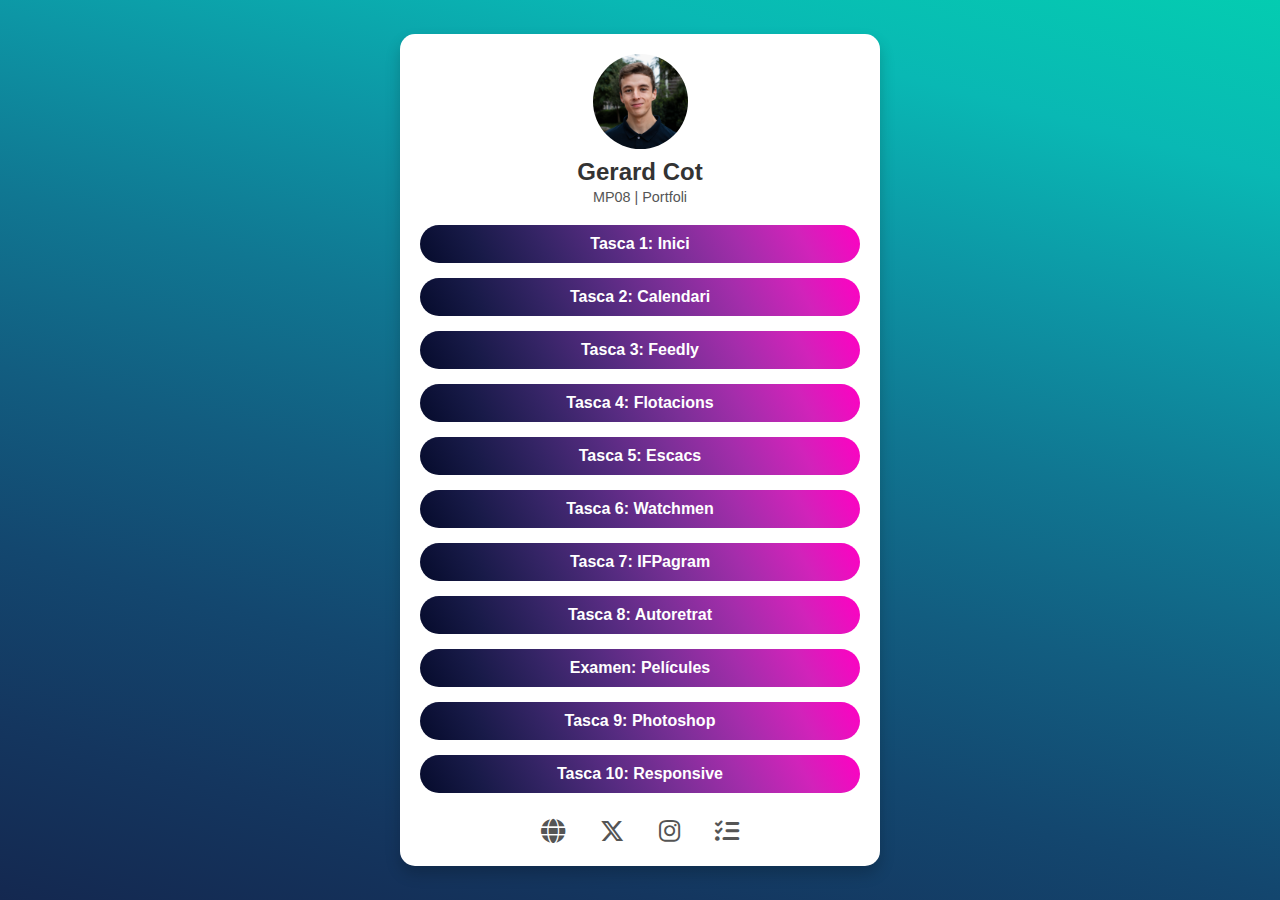
<file: index.html>
<!DOCTYPE html>
<html lang="es">
<head>
  <meta charset="UTF-8">
  <meta name="viewport" content="width=device-width, initial-scale=1.0, user-scalable=no">
  <title>Portfoli</title>

  <meta name="theme-color" content="#74AA9C">
  <meta name="msapplication-navbutton-color" content="#74AA9C">
  <meta name="apple-mobile-web-app-capable" content="yes">
  <meta name="apple-mobile-web-app-status-bar-style" content="#74AA9C">

  <link rel="icon" sizes="192x192" href="img/icon.png">
  <link rel="icon" sizes="512x512" href="img/icon.png">
  <link rel="apple-touch-icon" href="img/icon.png">

  <link href="https://cdnjs.cloudflare.com/ajax/libs/font-awesome/6.5.1/css/all.min.css" rel="stylesheet">
  <link rel="stylesheet" href="styles.css">
  
</head>
<body>

  <div class="container">

    <!-- Secció del perfil -->
    <div class="profile">
      <img src="img/Foto-de-Perfil.jpg" alt="Foto de perfil" class="profile-img">
      <h1 class="name">Gerard Cot</h1>
      <p class="description">MP08 | Portfoli</p>
    </div>

    <!-- Secció dels enllaços -->

    <div class="links">
      <a href="MP08UF1001_cotG_inici/cotG.html" class="link">Tasca 1: Inici</a>
      <a href="MP08UF1002_cotG_calendari/calendari + css.html" class="link">Tasca 2: Calendari</a>
      <a href="MP08UF1003_cotG_feedly/index.html" class="link">Tasca 3: Feedly</a>
      <a href="MP08UF1004_cotG_flotacions/index.html" class="link">Tasca 4: Flotacions</a>
      <a href="MP08UF1005_cotG_escacs/index.html" class="link">Tasca 5: Escacs</a>
      <a href="MP08UF1006_cotG_watchmen/index.html" class="link">Tasca 6: Watchmen</a>
      <a href="MP08UF1007_cotG_ifpagram/index.html" class="link">Tasca 7: IFPagram</a>
      <a href="MP08UF1008_cotG_careta/index.html" class="link">Tasca 8: Autoretrat</a>
      <a href="MP08UF1E01_cotG_pelis/index.html" class="link">Examen: Películes</a>
      <a href="MP08UF2002_cotG_photoshop/index.html" class="link">Tasca 9: Photoshop</a>
      <a href="MP08UF2003_cotG_responsive/index.html" class="link">Tasca 10: Responsive</a>
    </div>

    <!-- Icones xarxes socials -->

    <div class="social-links">
      <a href="https://agora.xtec.cat/ifp-alguero/" class="social-icon"><i class="fa-solid fa-globe"></i></a>
      <a href="https://x.com/ifp_alguero" class="social-icon"><i class="fa-brands fa-x-twitter"></i></a>
      <a href="https://www.instagram.com/ifp_alguero/" class="social-icon"><i class="fab fa-instagram"></i></a>
      <a href="https://educaciodigital.cat/ifp-alguero/moodle/" class="social-icon"><i class="fa-solid fa-list-check"></i></a>
    </div>
  </div>
  
</body>
</html>
</file>
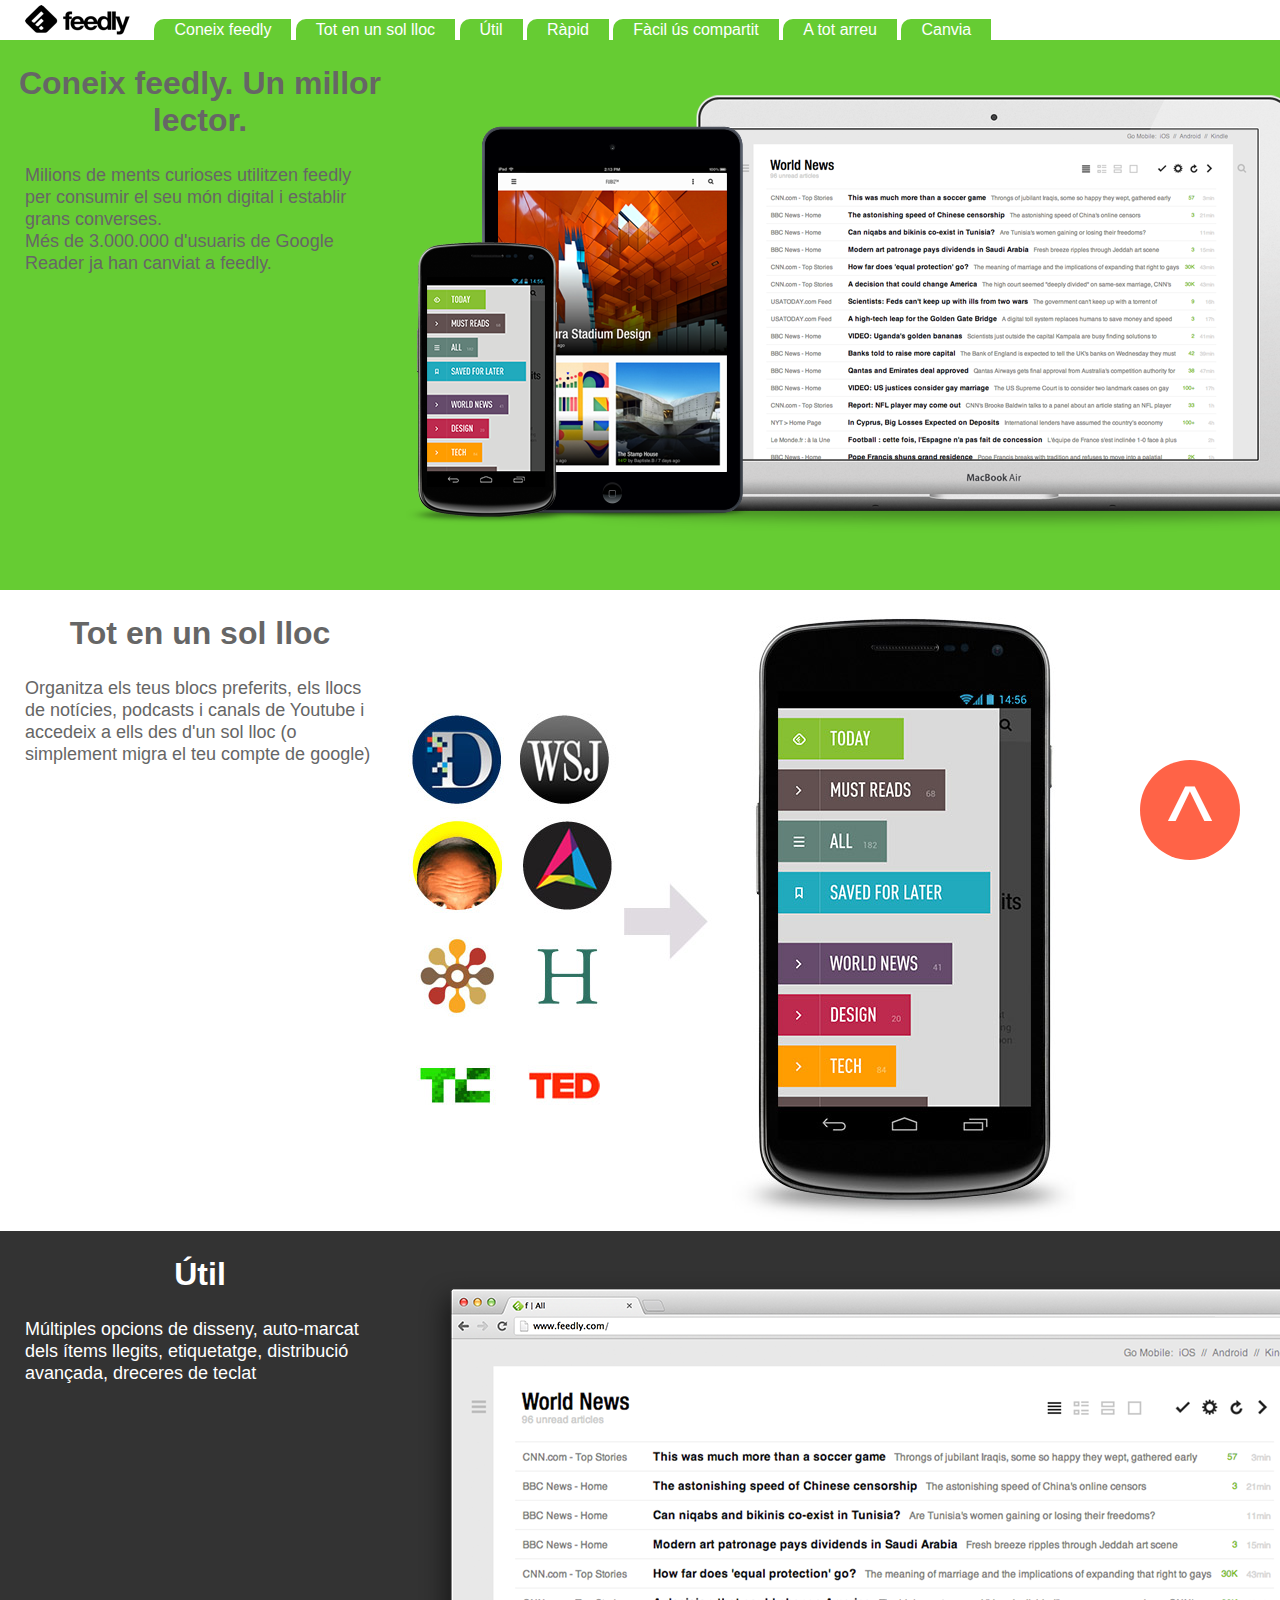
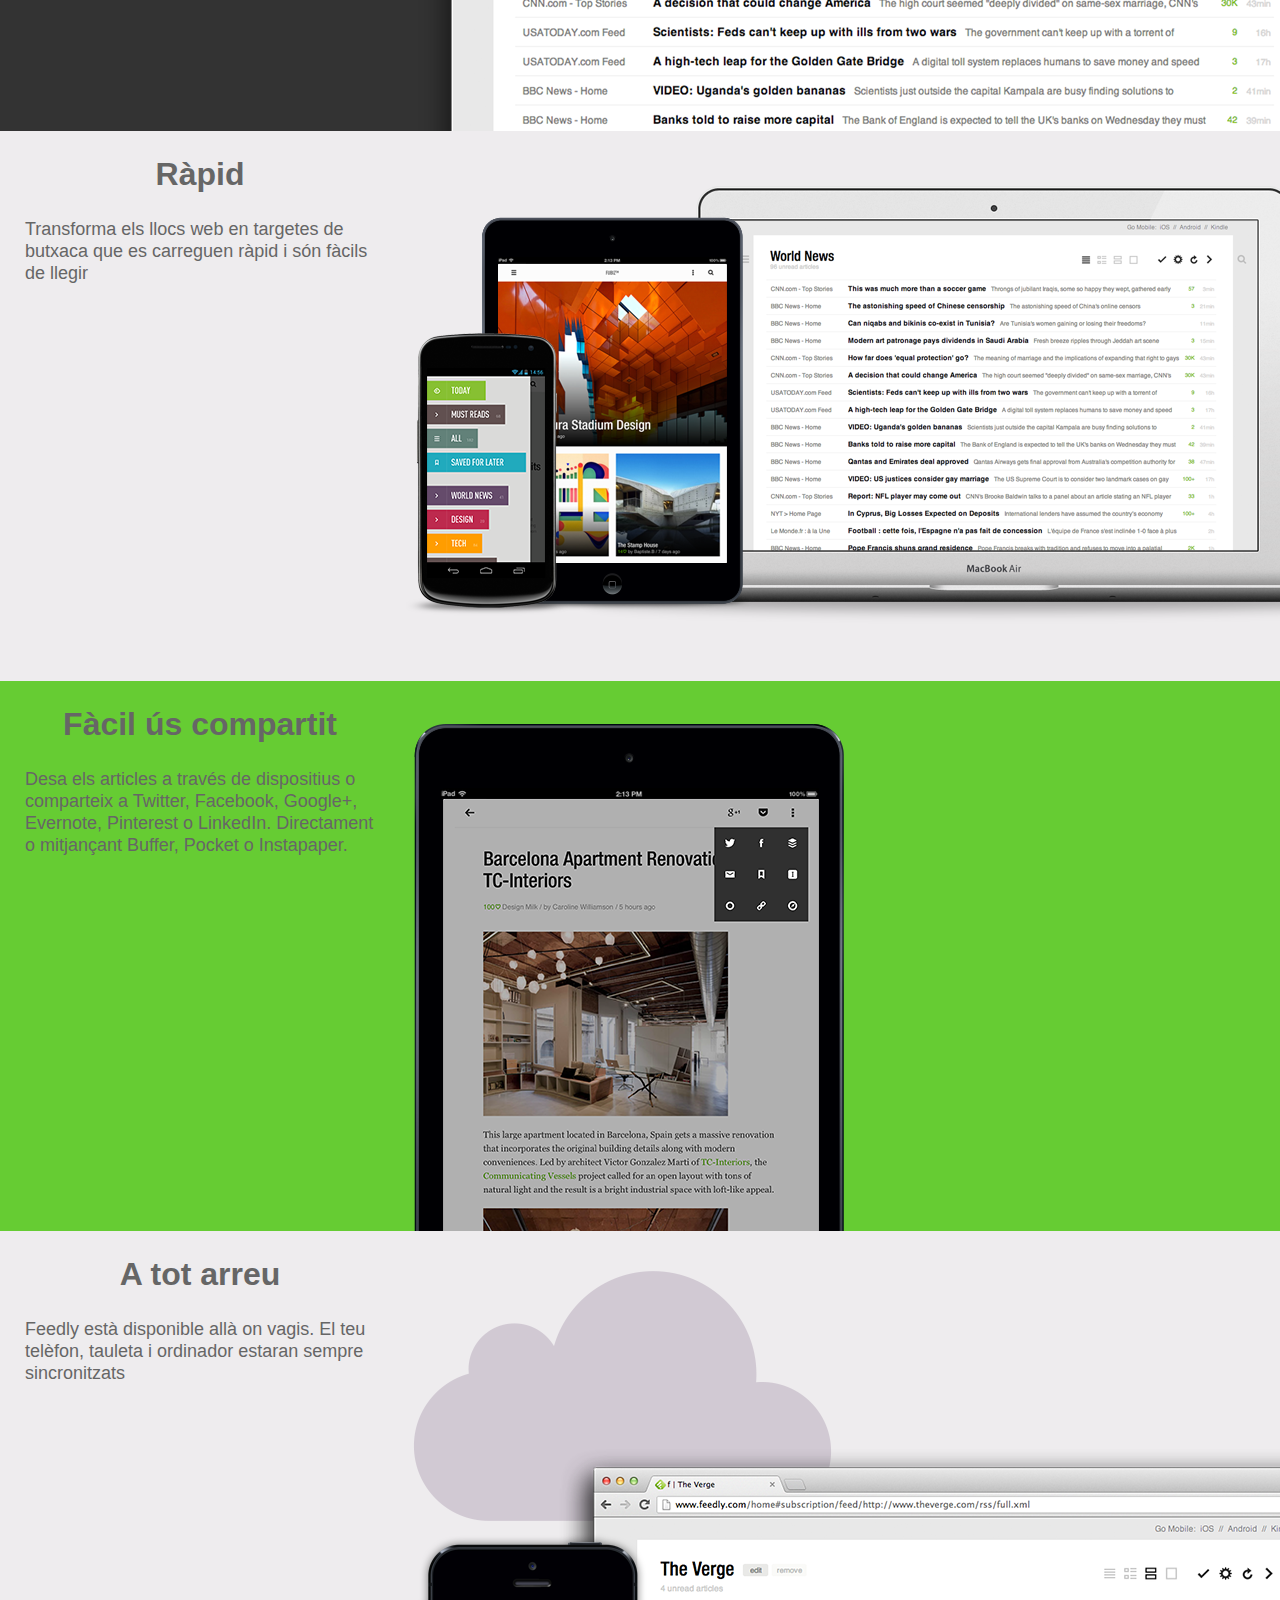
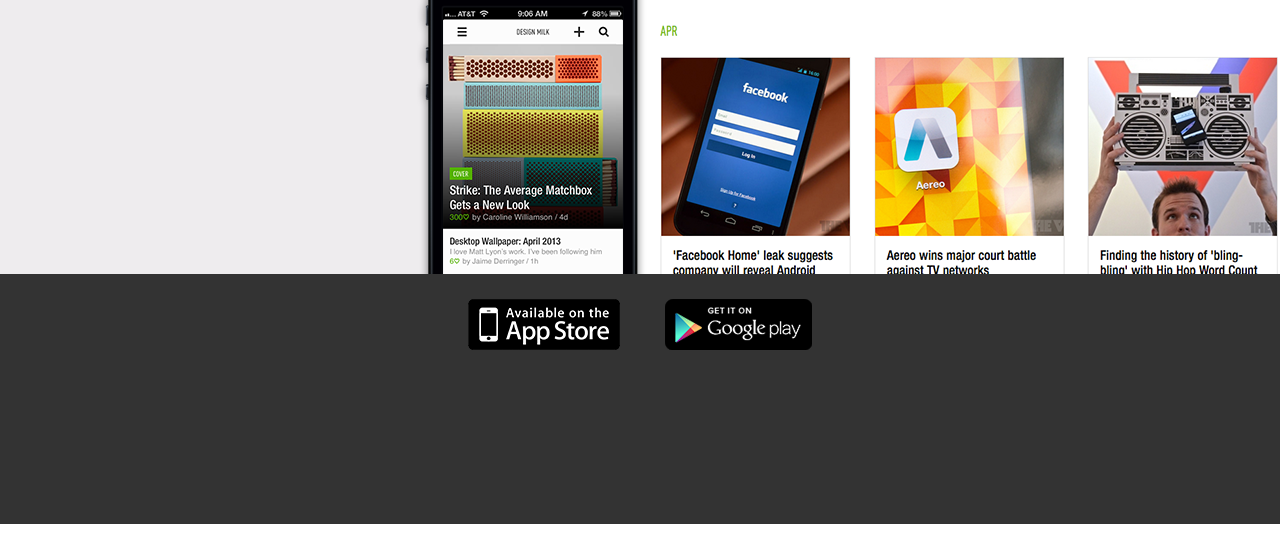
<file: MP08UF1003_cotG_feedly/index.html>
<!DOCTYPE html>
<html lang="en">
<head>
    <meta charset="UTF-8">
    <meta name="viewport" content="width=device-width, initial-scale=1.0">
    <title>Feedly</title>
    <style>
        body {
            margin: 0;
            padding: 0;
            position: relative;
            color: #666;
            font-family: Helvetica;
            overflow-x: hidden;
        }

        .clar {
            color: #ccc;
        }

        h1 {
            margin: 0px;
            padding: 25px 0px;
            margin: 0px 0px 0px 0px;
            text-align: center;
            width: 400px;
        }

        p{
            margin: 0px;
            padding: 0px 25px; 
            font-size: 1.125rem;
            line-height: 1.375rem;
            width: 350px;
        }

        .navegacio {
            background-color: #FFF;
        }

        .coneix {
            height: 550px;
            background-image: url(img/img-hero-full-list.png);
            background-repeat: no-repeat;
            background-position: 400px 25px;
        }

        .tot {
            height: 641px;
            background-color: #FFF ;
            background-image: url(img/allinone.jpg);
            background-repeat: no-repeat;
            background-position: 400px 11px;
        }

        .util {
            height: 500px;
            background-color: #333;
            background-image: url(img/curator-short.png);
            background-repeat: no-repeat;
            background-position: 400px 25px;
            color: #FFF;
        }
        
        .rapid {
            height: 550px;
            background-color: #eeecee;
            background-image: url(img/img-hero-full-list.png);
            background-repeat: no-repeat;
            background-position: 400px 25px;  
        }

        .facil {
            height: 550px;
            background-color: #6c3;
            background-image: url(img/mobile-share.png);
            background-repeat: no-repeat;
            background-position: 400px 25px;
        }

        .arreu {
            height: 643px;
            background-color: #eeecee;
            background-image: url(img/anywhere.png);
            background-repeat: no-repeat;
            background-position: 400px 25px;
        }

        ul {
            padding: 5px;
            margin: 0;
        }

        li {
            display: inline;
            padding: 0 0 0 0;
        }

        .descarrega {
            height: 200px;
            background-color: #333;
            text-align: center;
            padding: 25px;           
        }

        a:link {
            color: #FFF;
            text-decoration: none;
            background-color: #6c3;
            padding: 2px 20px;
            border-radius: 10px 0 0 0;
            
        }

        a:hover {
            background-color: red;
        }

        .sensestil {
            background-color: transparent;
        }

        .sensestil:link {
            background-color: transparent;
        }

        .tornar {
            width: 100px;
            height: 100px;
            background-color: tomato;
            border-radius: 50px;
            text-align: center;
            color: #FFF;
            font-size: 6rem;
            line-height: 7.5rem;
            position: fixed;
            right: 40px;
            bottom: 40px;
        }

        @media screen and (min-width: 480px) {

                body {
                    overflow-x: hidden;
                }

                .navegacio {
                    height: 40px;
                }
                
                .coneix, .facil {
                    background-color: #6c3;
                }

                a:link {
                    background-color: #6c3;
                    border-radius: 10px 0 0 0;
                    padding: 2px 20px;
                    color: #FFF;
                }

                li {
                    display: inline;
                }
        }

        @media screen and (max-width: 480px) {

                body {
                    overflow-x: hidden;
                }

                .coneix, .facil {
                    background-color: red;
                }

                a:link {
                    background-color: red;
                    border-radius: 0px;
                    padding: 0px;
                    color: white;
                }

                a:visited {
                    color: white;
                }

                li:hover {
                    background-color: tomato;
                }

                li {
                    display: block;
                    background: red;
                    margin: 1px 0;
                    padding: 5px;
                    text-align: center;
                }

                ul {
                    padding: 0;
                }

                .coneix, .tot, .util, .rapid, .facil, .arreu, .descarrega {
                    background-position: 0px 300px;
                    background-size: 100vw;

                }
        }


    </style>
</head>
<body>
    <div class="navegacio" id="inici">
        <ul>
            <a href="#inici" style="background-color: white;"><li style="background-color: white;"><img src="img/feedly-logo-small-black.png" alt=""></li></a>
            <a href="#coneix"><li>Coneix feedly</li></a>
            <a href="#tot"><li>Tot en un sol lloc</li></a>
            <a href="#util"><li>Útil</li></a>
            <a href="#rapid"><li>Ràpid</li></a>
            <a href="#facil"><li>Fàcil ús compartit</li></a>
            <a href="#arreu"><li>A tot arreu</li></a>
            <a href="#descarrega"><li>Canvia</li></a>
        </ul>
        
    </div>
        
    <div class="coneix" id="coneix">
        <h1>Coneix feedly. Un millor lector.</h1>
        <p>Milions de ments curioses utilitzen feedly per consumir el seu món digital i establir grans converses.</p> 
        <p>Més de 3.000.000 d'usuaris de Google Reader ja han canviat a feedly.</p>
    </div>

    <div class="tot" id="tot">
        <h1>Tot en un sol lloc</h1>
        <p>Organitza els teus blocs preferits, els llocs de notícies, podcasts i canals de Youtube i accedeix a ells des d'un sol lloc (o simplement migra el teu compte de google)</p>
    </div>

    <div class="util" id="util">
        <h1>Útil</h1>
        <p>Múltiples opcions de disseny, auto-marcat dels ítems llegits, etiquetatge, distribució avançada, dreceres de teclat</p>
    </div>
    <div class="rapid" id="rapid">
        <h1>Ràpid</h1>
        <p>Transforma els llocs web en targetes de butxaca que es carreguen ràpid i són fàcils de llegir</p>
    </div>
    <div class="facil" id="facil">
        <h1>Fàcil ús compartit</h1>
        <p>Desa els articles a través de dispositius o comparteix a Twitter, Facebook, Google+, Evernote, Pinterest o LinkedIn. Directament o mitjançant Buffer, Pocket o Instapaper.</p>
    </div>
    <div class="arreu" id="arreu">
        <h1>A tot arreu</h1>
        <p>Feedly està disponible allà on vagis. El teu telèfon, tauleta i ordinador estaran sempre sincronitzats
        </p>
    </div>
    <div class="descarrega" id="descarrega">
        <a class="sensestil" href="https://apps.apple.com/es/app/feedly-smart-news-reader/id396069556" target="_blank"><img src="img/appstore.png" alt=""></a>
        <a class="sensestil" href="https://play.google.com/store/apps/details?id=com.devhd.feedly&hl=ca&pli=1" target="_blank"><img src="img/googleplay.png" alt=""></a>
    </div>

    <a class="sensestil" href="#inici"><div class="tornar">^</div></a>

</body>
</html>

<!--
contingut
    width
    height

margin
    margin-top
    margin-right
    margin-bottom
    margin-left

border
    border-top
    border-right
    border-bottom
    border-left

padding
    padding-top
    padding-right
    padding-bottom
    padding-left

block
    div
    table
    p
    h1
    h2
    h3
    h4
    h5
    h6
    ul
    ol
    dl

inline
    b
    s
    u
    a
    i
    span

HTML
a
a href
a name
a target

CSS (pseudoclasses)
4 estats d'enllaços
a:link = a
a:hover = quan passem per sobre
a:active = quan cliquem
a:visited = quan l'hem visitat


-->
</file>
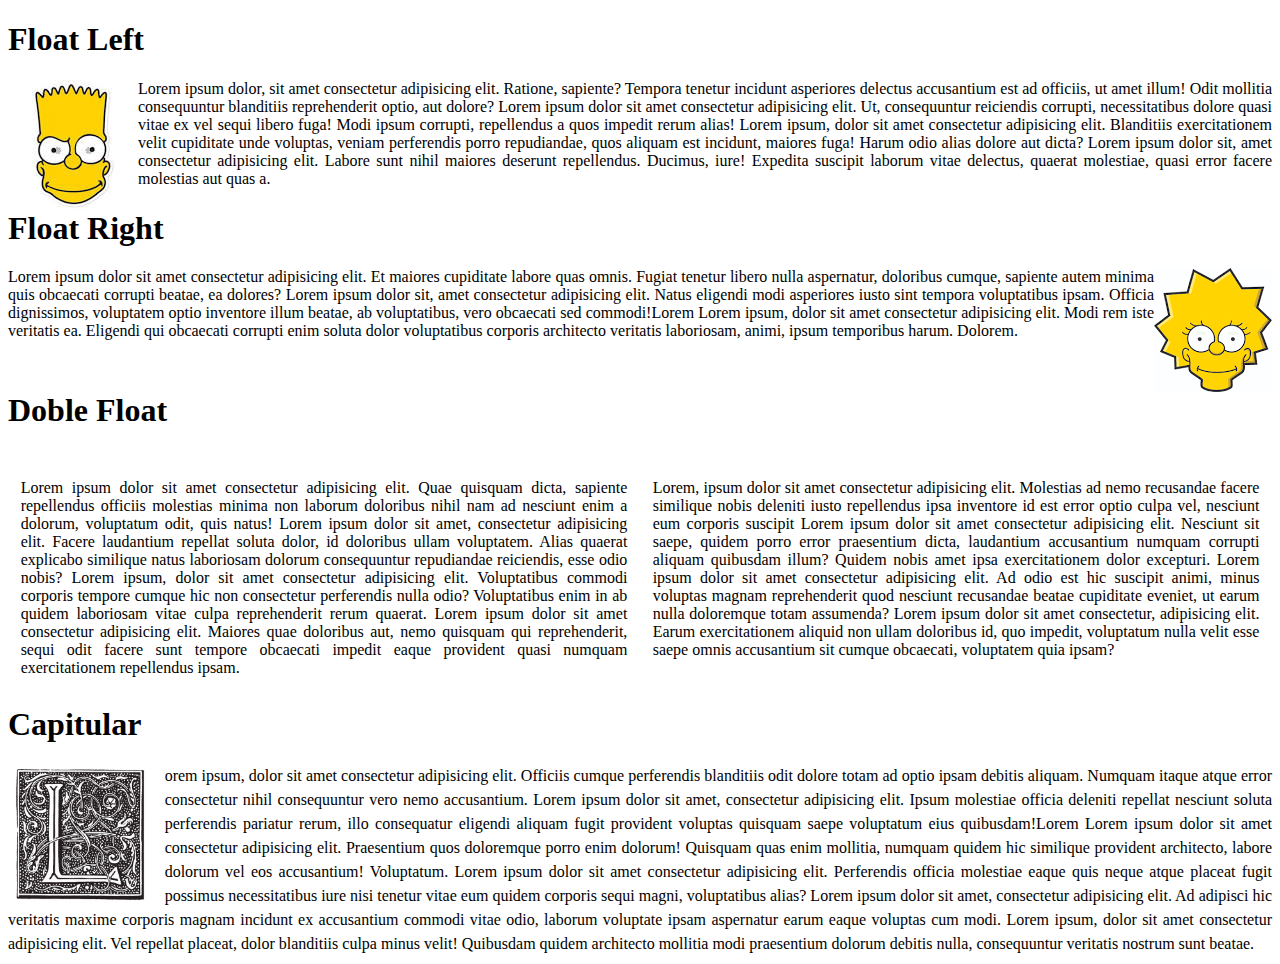
<file: MP08UF1004_cotG_flotacions/index.html>
<!DOCTYPE html>
<html lang="en">
<head>
    <meta charset="UTF-8">
    <meta name="viewport" content="width=device-width, initial-scale=1.0">
    <title>Float</title>
    <style>
        img {
            float: none;
        }

        .left img {
            float: left;
        }

        .right img {
            float: right;
        }

        p {
            text-align: justify;
        }

        h1 {
            clear: both;
        }

        .primer {
            width: 48%;
            float: left;
            padding: 1%;
        }
        
        .segon {
            width: 48%;
            float: right;
            padding: 1%;
        }

        .capitular img {
            float: left;
            width: 144px;
            padding-right: 1%;
        }

        .capitular p {
            margin: 0;
            line-height: 24px;
        }
    </style>
</head>
<body>
    <div class="left">
        <h1>Float Left</h1>
        <img src="img/bart.jpg" alt="">
        <p>Lorem ipsum dolor, sit amet consectetur adipisicing elit. Ratione, sapiente? Tempora tenetur incidunt asperiores delectus accusantium est ad officiis, ut amet illum! Odit mollitia consequuntur blanditiis reprehenderit optio, aut dolore? Lorem ipsum dolor sit amet consectetur adipisicing elit. Ut, consequuntur reiciendis corrupti, necessitatibus dolore quasi vitae ex vel sequi libero fuga! Modi ipsum corrupti, repellendus a quos impedit rerum alias! Lorem ipsum, dolor sit amet consectetur adipisicing elit. Blanditiis exercitationem velit cupiditate unde voluptas, veniam perferendis porro repudiandae, quos aliquam est incidunt, maiores fuga! Harum odio alias dolore aut dicta? Lorem ipsum dolor sit, amet consectetur adipisicing elit. Labore sunt nihil maiores deserunt repellendus. Ducimus, iure! Expedita suscipit laborum vitae delectus, quaerat molestiae, quasi error facere molestias aut quas a.
        </p>
    </div>
    <div class="right">
        <h1>Float Right</h1>
        <img src="img/lisa.png" alt="">
        <p>Lorem ipsum dolor sit amet consectetur adipisicing elit. Et maiores cupiditate labore quas omnis. Fugiat tenetur libero nulla aspernatur, doloribus cumque, sapiente autem minima quis obcaecati corrupti beatae, ea dolores? Lorem ipsum dolor sit, amet consectetur adipisicing elit. Natus eligendi modi asperiores iusto sint tempora voluptatibus ipsam. Officia dignissimos, voluptatem optio inventore illum beatae, ab voluptatibus, vero obcaecati sed commodi!Lorem Lorem ipsum, dolor sit amet consectetur adipisicing elit. Modi rem iste veritatis ea. Eligendi qui obcaecati corrupti enim soluta dolor voluptatibus corporis architecto veritatis laboriosam, animi, ipsum temporibus harum. Dolorem.</p>
    </div>
    <div class="columnes">
        <h1>Doble Float</h1>
        <p class="primer">Lorem ipsum dolor sit amet consectetur adipisicing elit. Quae quisquam dicta, sapiente repellendus officiis molestias minima non laborum doloribus nihil nam ad nesciunt enim a dolorum, voluptatum odit, quis natus! Lorem ipsum dolor sit amet, consectetur adipisicing elit. Facere laudantium repellat soluta dolor, id doloribus ullam voluptatem. Alias quaerat explicabo similique natus laboriosam dolorum consequuntur repudiandae reiciendis, esse odio nobis? Lorem ipsum, dolor sit amet consectetur adipisicing elit. Voluptatibus commodi corporis tempore cumque hic non consectetur perferendis nulla odio? Voluptatibus enim in ab quidem laboriosam vitae culpa reprehenderit rerum quaerat. Lorem ipsum dolor sit amet consectetur adipisicing elit. Maiores quae doloribus aut, nemo quisquam qui reprehenderit, sequi odit facere sunt tempore obcaecati impedit eaque provident quasi numquam exercitationem repellendus ipsam.</p>
        <p class="segon">Lorem, ipsum dolor sit amet consectetur adipisicing elit. Molestias ad nemo recusandae facere similique nobis deleniti iusto repellendus ipsa inventore id est error optio culpa vel, nesciunt eum corporis suscipit Lorem ipsum dolor sit amet consectetur adipisicing elit. Nesciunt sit saepe, quidem porro error praesentium dicta, laudantium accusantium numquam corrupti aliquam quibusdam illum? Quidem nobis amet ipsa exercitationem dolor excepturi. Lorem ipsum dolor sit amet consectetur adipisicing elit. Ad odio est hic suscipit animi, minus voluptas magnam reprehenderit quod nesciunt recusandae beatae cupiditate eveniet, ut earum nulla doloremque totam assumenda? Lorem ipsum dolor sit amet consectetur, adipisicing elit. Earum exercitationem aliquid non ullam doloribus id, quo impedit, voluptatum nulla velit esse saepe omnis accusantium sit cumque obcaecati, voluptatem quia ipsam?
        </p>
    </div>
    <div class="capitular">
        <h1>Capitular</h1>
        <img src="img/capitular.jpg" alt="">
        <p>orem ipsum, dolor sit amet consectetur adipisicing elit. Officiis cumque perferendis blanditiis odit dolore totam ad optio ipsam debitis aliquam. Numquam itaque atque error consectetur nihil consequuntur vero nemo accusantium. Lorem ipsum dolor sit amet, consectetur adipisicing elit. Ipsum molestiae officia deleniti repellat nesciunt soluta perferendis pariatur rerum, illo consequatur eligendi aliquam fugit provident voluptas quisquam saepe voluptatum eius quibusdam!Lorem Lorem ipsum dolor sit amet consectetur adipisicing elit. Praesentium quos doloremque porro enim dolorum! Quisquam quas enim mollitia, numquam quidem hic similique provident architecto, labore dolorum vel eos accusantium! Voluptatum. Lorem ipsum dolor sit amet consectetur adipisicing elit. Perferendis officia molestiae eaque quis neque atque placeat fugit possimus necessitatibus iure nisi tenetur vitae eum quidem corporis sequi magni, voluptatibus alias? Lorem ipsum dolor sit amet, consectetur adipisicing elit. Ad adipisci hic veritatis maxime corporis magnam incidunt ex accusantium commodi vitae odio, laborum voluptate ipsam aspernatur earum eaque voluptas cum modi. Lorem ipsum, dolor sit amet consectetur adipisicing elit. Vel repellat placeat, dolor blanditiis culpa minus velit! Quibusdam quidem architecto mollitia modi praesentium dolorum debitis nulla, consequuntur veritatis nostrum sunt beatae.
        </p>

    </div>
</body>
</html>
</file>
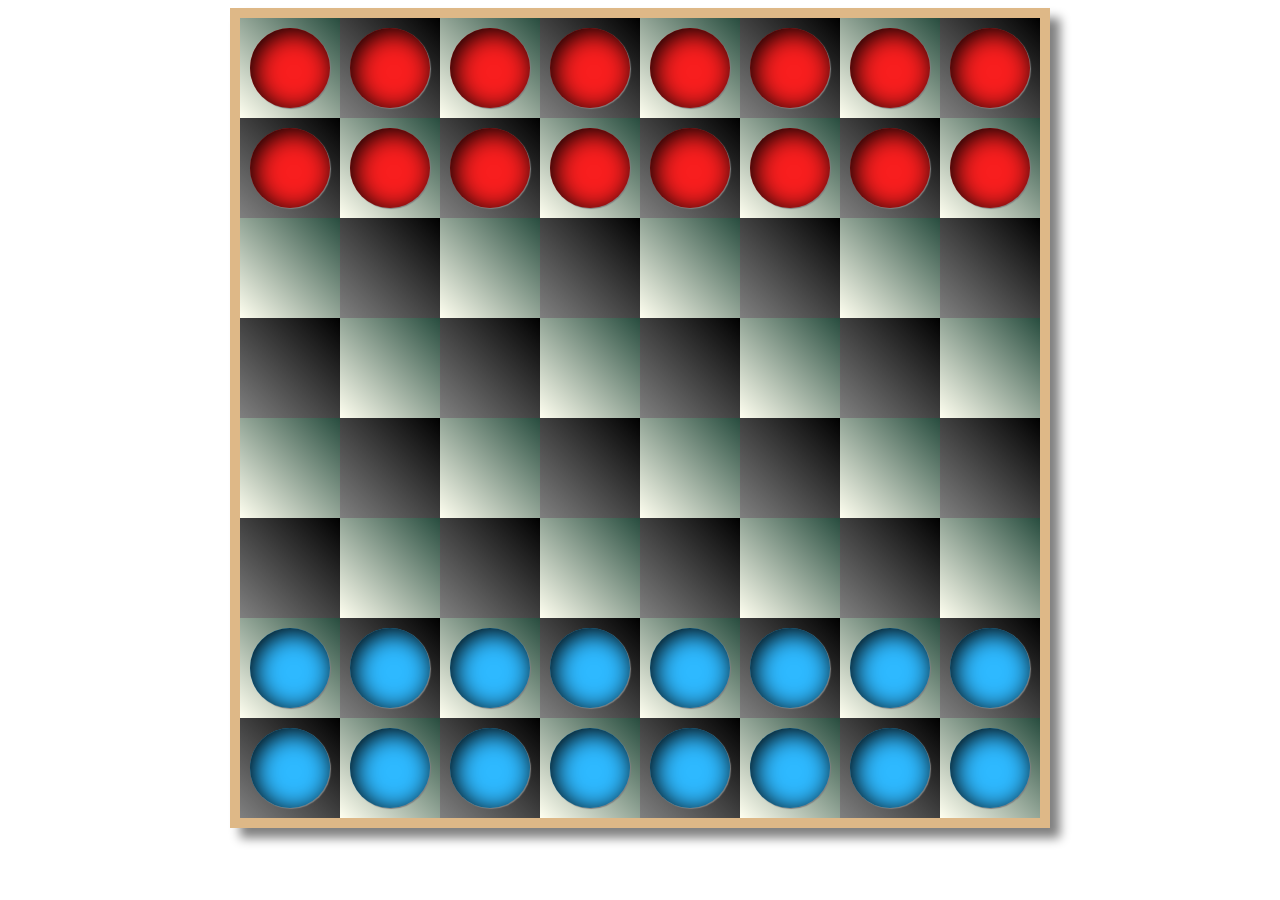
<file: MP08UF1005_cotG_escacs/index.html>
<!DOCTYPE html>
<html lang="en">
<head>
    <meta charset="UTF-8">
    <meta name="viewport" content="width=device-width, initial-scale=1.0">
    <title>Escacs</title>
    <link rel="stylesheet" href="index.css">
</head>
    
<body>
    <div class="taulell">
    <div class="contenidor">
        <div class="casella">
            <div class="fitxa"></div>
        </div>
        <div class="casella">
            <div class="fitxa"></div>
        </div>
        <div class="casella">
            <div class="fitxa"></div>
        </div>
        <div class="casella">
            <div class="fitxa"></div>
        </div>
        <div class="casella">
            <div class="fitxa"></div>
        </div>
        <div class="casella">
            <div class="fitxa"></div>
        </div>
        <div class="casella">
            <div class="fitxa"></div>
        </div>
        <div class="casella">
            <div class="fitxa"></div>
        </div>
    </div>
    <div class="contenidor">
        <div class="casella">
            <div class="fitxa"></div>
        </div>
        <div class="casella">
            <div class="fitxa"></div>
        </div>
        <div class="casella">
            <div class="fitxa"></div>
        </div>
        <div class="casella">
            <div class="fitxa"></div>
        </div>
        <div class="casella">
            <div class="fitxa"></div>
        </div>
        <div class="casella">
            <div class="fitxa"></div>
        </div>
        <div class="casella">
            <div class="fitxa"></div>
        </div>
        <div class="casella">
            <div class="fitxa"></div>
        </div>
    </div>
    <div class="contenidor">
        <div class="casella"></div>
        <div class="casella"></div>
        <div class="casella"></div>
        <div class="casella"></div>
        <div class="casella"></div>
        <div class="casella"></div>
        <div class="casella"></div>
        <div class="casella"></div>
    </div>
    <div class="contenidor">
        <div class="casella"></div>
        <div class="casella"></div>
        <div class="casella"></div>
        <div class="casella"></div>
        <div class="casella"></div>
        <div class="casella"></div>
        <div class="casella"></div>
        <div class="casella"></div>
    </div>
    <div class="contenidor">
        <div class="casella"></div>
        <div class="casella"></div>
        <div class="casella"></div>
        <div class="casella"></div>
        <div class="casella"></div>
        <div class="casella"></div>
        <div class="casella"></div>
        <div class="casella"></div>
    </div>
    <div class="contenidor">
        <div class="casella"></div>
        <div class="casella"></div>
        <div class="casella"></div>
        <div class="casella"></div>
        <div class="casella"></div>
        <div class="casella"></div>
        <div class="casella"></div>
        <div class="casella"></div>
    </div>
    <div class="contenidor">
        <div class="casella">
            <div class="fitxa"></div>
        </div>
        <div class="casella">
            <div class="fitxa"></div>
        </div>
        <div class="casella">
            <div class="fitxa"></div>
        </div>
        <div class="casella">
            <div class="fitxa"></div>
        </div>
        <div class="casella">
            <div class="fitxa"></div>
        </div>
        <div class="casella">
            <div class="fitxa"></div>
        </div>
        <div class="casella">
            <div class="fitxa"></div>
        </div>
        <div class="casella">
            <div class="fitxa"></div>
        </div>
    </div>
    <div class="contenidor">
        <div class="casella">
            <div class="fitxa"></div>
        </div>
        <div class="casella">
            <div class="fitxa"></div>
        </div>
        <div class="casella">
            <div class="fitxa"></div>
        </div>
        <div class="casella">
            <div class="fitxa"></div>
        </div>
        <div class="casella">
            <div class="fitxa"></div>
        </div>
        <div class="casella">
            <div class="fitxa"></div>
        </div>
        <div class="casella">
            <div class="fitxa"></div>
        </div>
        <div class="casella">
            <div class="fitxa"></div>
        </div>
    </div>
</div>

</body>
</html>
</file>
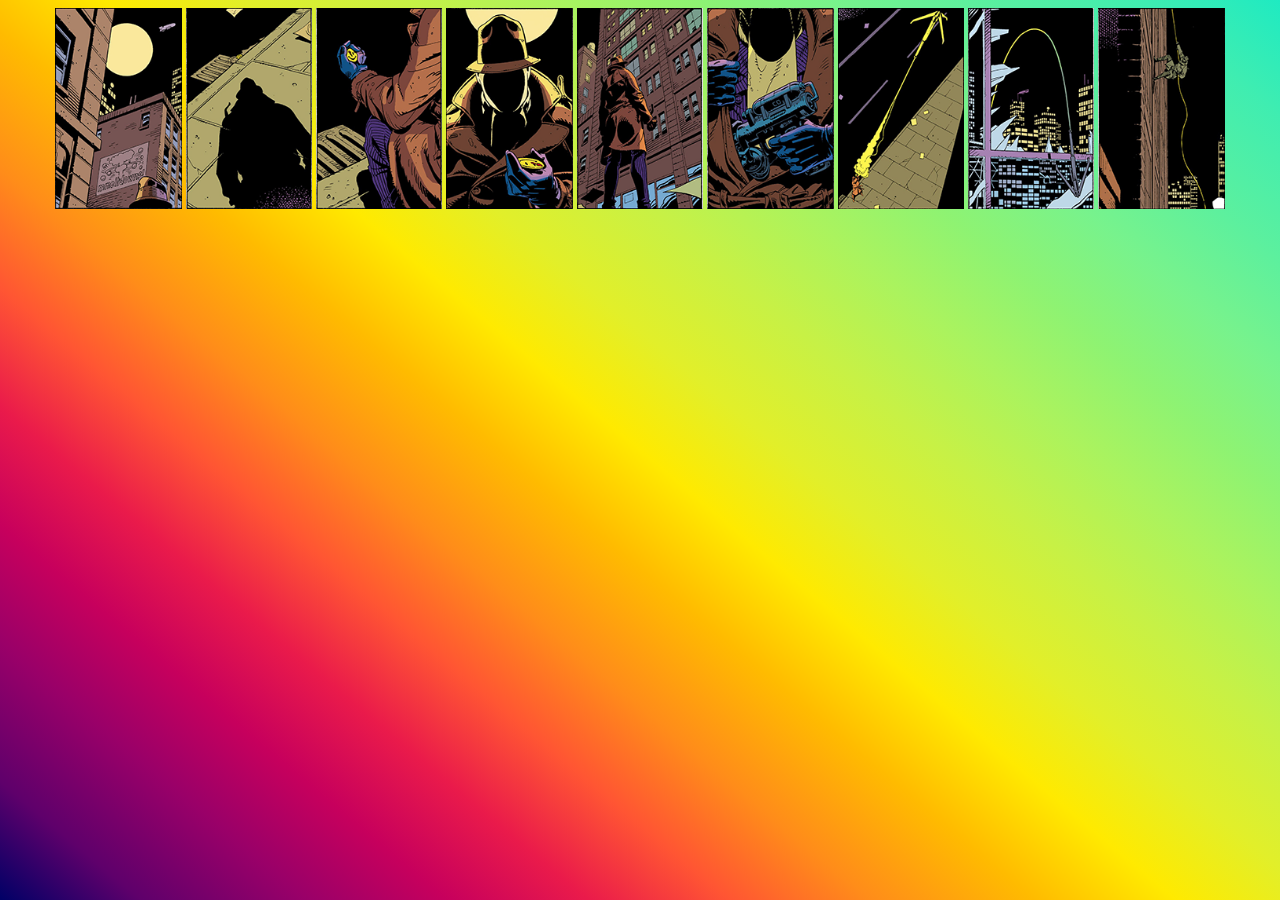
<file: MP08UF1006_cotG_watchmen/index.html>
<!DOCTYPE html>
<html lang="en">
<head>
    <meta charset="UTF-8">
    <meta name="viewport" content="width=device-width, initial-scale=1.0">
    <title>Watchmen</title>
    <link rel="stylesheet" href="fons.css" media="screen">
    <link rel="stylesheet" href="print.css" media="print">
</head>
<body>
    <img src="img/Watch1.png" alt="">
    <img src="img/Watch2.png" alt="">
    <img src="img/Watch3.png" alt="">
    <img src="img/Watch4.png" alt="">
    <img src="img/Watch5.png" alt="">
    <img src="img/Watch6.png" alt="">
    <img src="img/Watch7.png" alt="">
    <img src="img/Watch8.png" alt="">
    <img src="img/Watch9.png" alt="">
</body>
</html>
</file>
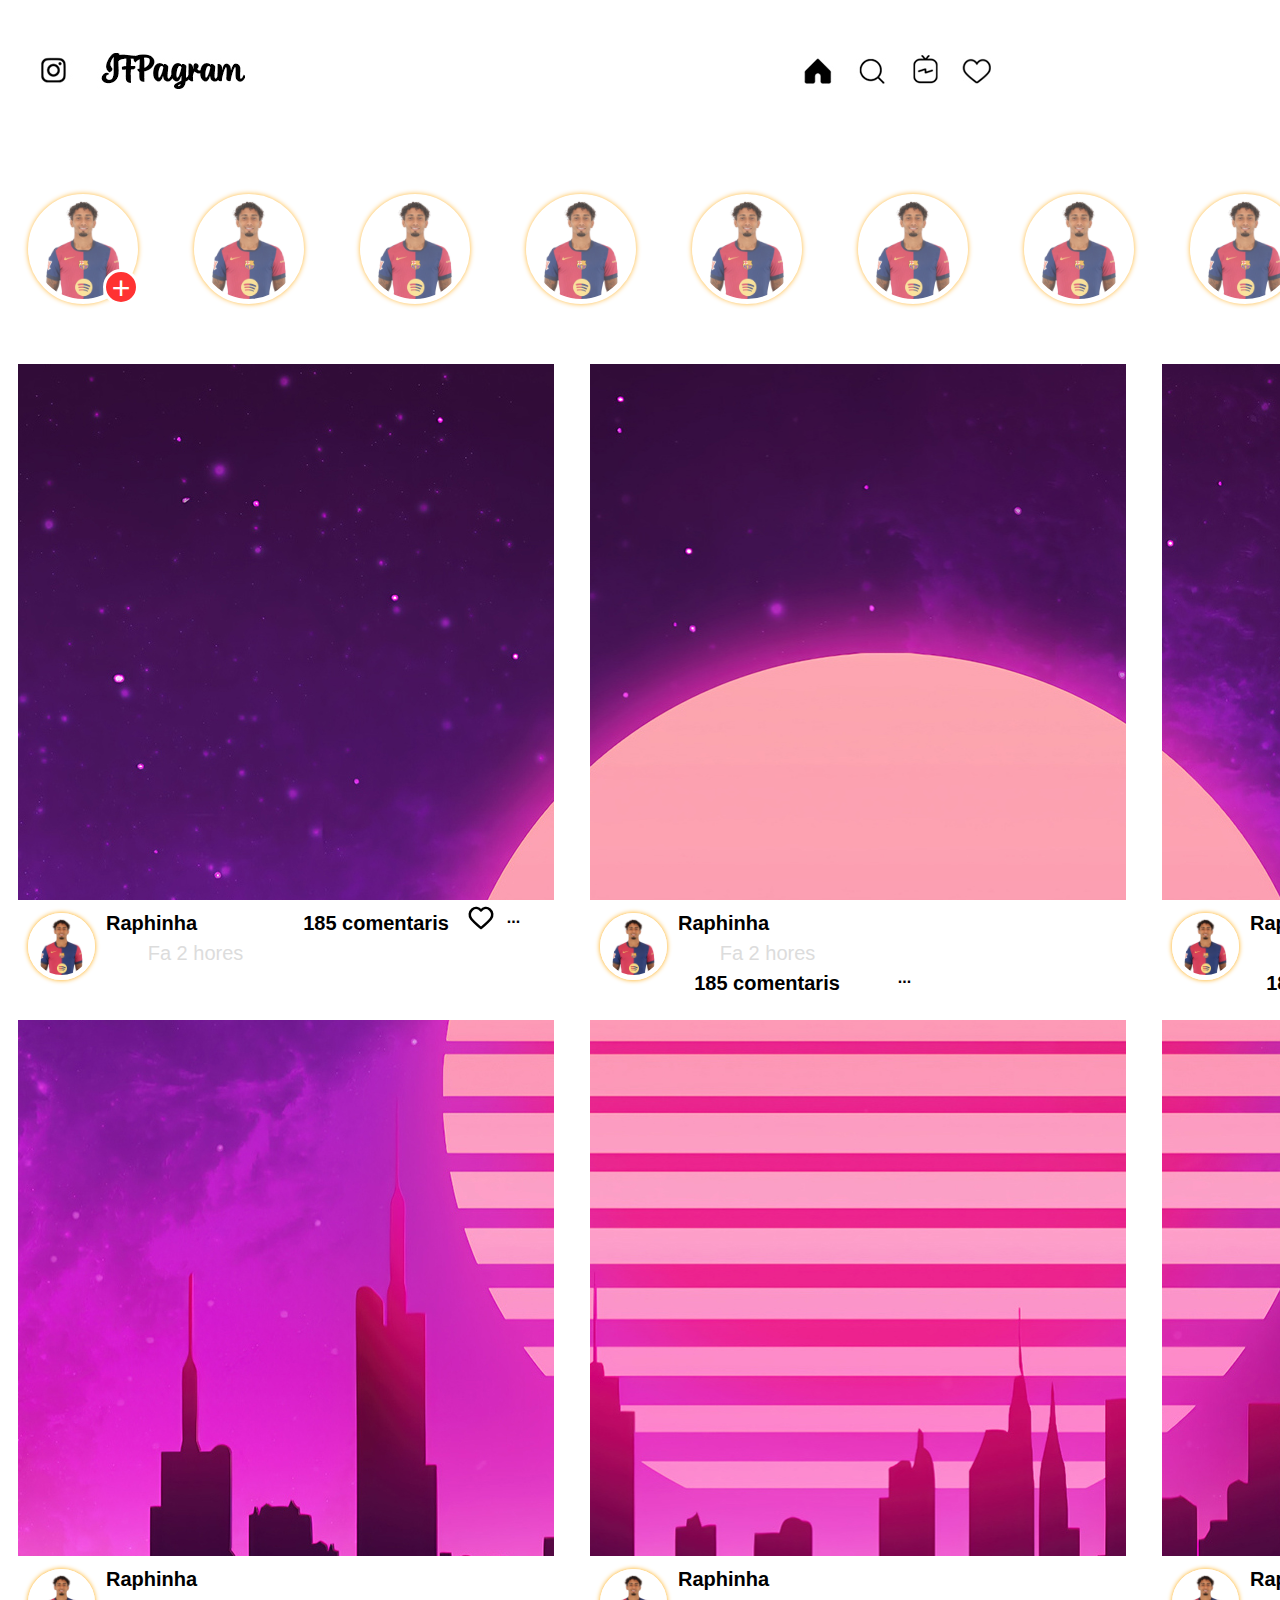
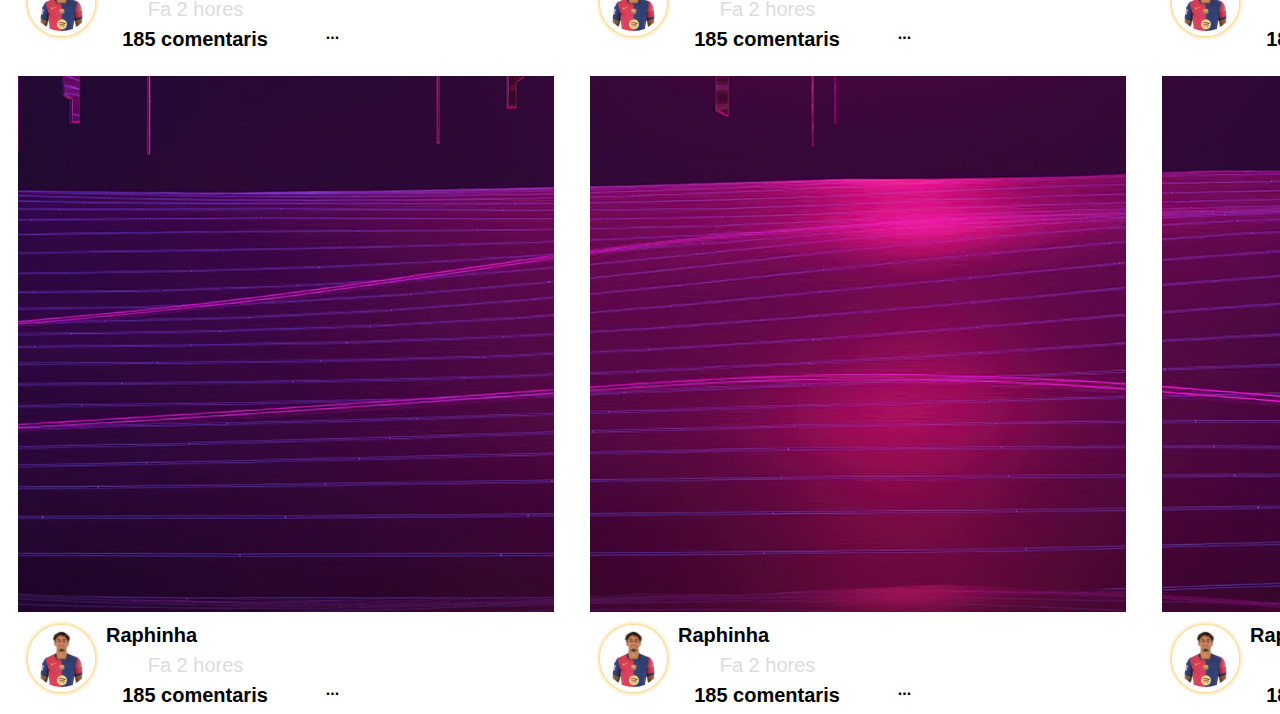
<file: MP08UF1007_cotG_ifpagram/index.html>
<!DOCTYPE html>
<html lang="en">
<head>
    <meta charset="UTF-8">
    <meta name="viewport" content="width=device-width, initial-scale=1.0">
    <title>IFPagram</title>
    <link rel="stylesheet" href="css/reset.css">
    <link rel="stylesheet" href="css/style.css">
</head>
<body>
    <header>
        <div class="contenidor">
            <a href="#"><div class="home"></div></a>
            <ul class="menu">
                <a href="#"><li class="inici"></li></a>
                <a href="#"><li class="cerca"></li></a>
                <a href="#"><li class="reels"></li></a>
                <a href="#"><li class="favorits"></li></a>
            </ul>
            <a href="#"><div class="compartir"><svg viewBox="-2.4 -2.4 28.80 28.80" fill="none" xmlns="http://www.w3.org/2000/svg" transform="rotate(0)"><g id="SVGRepo_bgCarrier" stroke-width="0"></g><g id="SVGRepo_tracerCarrier" stroke-linecap="round" stroke-linejoin="round" stroke="#CCCCCC" stroke-width="0.192"></g><g id="SVGRepo_iconCarrier"> <path d="M9.61109 12.4L10.8183 18.5355C11.0462 19.6939 12.6026 19.9244 13.1565 18.8818L19.0211 7.84263C19.248 7.41555 19.2006 6.94354 18.9737 6.58417M9.61109 12.4L5.22642 8.15534C4.41653 7.37131 4.97155 6 6.09877 6H17.9135C18.3758 6 18.7568 6.24061 18.9737 6.58417M9.61109 12.4L18.9737 6.58417M19.0555 6.53333L18.9737 6.58417" stroke="#000000" stroke-width="0.8879999999999999"></path> </g></svg></div></a>
            <a href="#"><div class="perfil"></div></a>
        </div>

    </header>

    <nav>
        <div class="contenidor">
            <div class="cercle primer"></div>
            <div class="cercle"></div>
            <div class="cercle"></div>
            <div class="cercle"></div>
            <div class="cercle"></div>
            <div class="cercle"></div>
            <div class="cercle"></div>
            <div class="cercle"></div>
            <div class="cercle"></div>
            <div class="cercle"></div>
        </div>
    </nav>

    <article>
        <div class="contenidor">
            <div class="entrada">
                <img src="img/ifpagram_20.jpg" alt="">
                <div class="reaccions">
                    <div class="esquerra">
                        <div class="fotoautor"></div>
                        <div class="autor">Raphinha</div>
                        <p class="moment">Fa 2 hores</p>
                    </div>
                    <div class="dreta">
                        <p class="comentari">185 comentaris</p>
                        <div class="like"><svg viewBox="0 0 24 24" fill="none" xmlns="http://www.w3.org/2000/svg"><g id="SVGRepo_bgCarrier" stroke-width="0"></g><g id="SVGRepo_tracerCarrier" stroke-linecap="round" stroke-linejoin="round"></g><g id="SVGRepo_iconCarrier"> <path fill-rule="evenodd" clip-rule="evenodd" d="M12 6.00019C10.2006 3.90317 7.19377 3.2551 4.93923 5.17534C2.68468 7.09558 2.36727 10.3061 4.13778 12.5772C5.60984 14.4654 10.0648 18.4479 11.5249 19.7369C11.6882 19.8811 11.7699 19.9532 11.8652 19.9815C11.9483 20.0062 12.0393 20.0062 12.1225 19.9815C12.2178 19.9532 12.2994 19.8811 12.4628 19.7369C13.9229 18.4479 18.3778 14.4654 19.8499 12.5772C21.6204 10.3061 21.3417 7.07538 19.0484 5.17534C16.7551 3.2753 13.7994 3.90317 12 6.00019Z" stroke="#000000" stroke-width="2" stroke-linecap="round" stroke-linejoin="round"></path> </g></svg></div>
                        <p class="mes">...</p>
                    </div>
                </div>         
            </div>
        

            <div class="entrada">
                <img src="img/ifpagram_22.jpg" alt="">
                <div class="reaccions">
                    <div class="fotoautor"></div>
                    <div class="autor">Raphinha</div>
                    <p class="moment">Fa 2 hores</p>
                    <p class="comentari">185 comentaris</p>
                    <div class="like"></div>
                    <p class="mes">...</p>        
                </div>
            </div>

            <div class="entrada">
                <img src="img/ifpagram_24.jpg" alt="">
                <div class="reaccions">
                    <div class="fotoautor"></div>
                    <div class="autor">Raphinha</div>
                    <p class="moment">Fa 2 hores</p>
                    <p class="comentari">185 comentaris</p>
                    <div class="like"></div>
                    <p class="mes">...</p>        
                </div>
            </div>

            <div class="entrada">
                <img src="img/ifpagram_34.jpg" alt="">
                <div class="reaccions">
                    <div class="fotoautor"></div>
                    <div class="autor">Raphinha</div>
                    <p class="moment">Fa 2 hores</p>
                    <p class="comentari">185 comentaris</p>
                    <div class="like"></div>
                    <p class="mes">...</p>        
                </div>
            </div>

            <div class="entrada">
                <img src="img/ifpagram_36.jpg" alt="">
                <div class="reaccions">
                    <div class="fotoautor"></div>
                    <div class="autor">Raphinha</div>
                    <p class="moment">Fa 2 hores</p>
                    <p class="comentari">185 comentaris</p>
                    <div class="like"></div>
                    <p class="mes">...</p>         
                </div>
            </div>

            <div class="entrada">
                <img src="img/ifpagram_38.jpg" alt="">
                <div class="reaccions">
                    <div class="fotoautor"></div>
                    <div class="autor">Raphinha</div>
                    <p class="moment">Fa 2 hores</p>
                    <p class="comentari">185 comentaris</p>
                    <div class="like"></div>
                    <p class="mes">...</p>          
                </div>
            </div>

            <div class="entrada">
                <img src="img/ifpagram_48.jpg" alt="">
                <div class="reaccions">
                    <div class="fotoautor"></div>
                    <div class="autor">Raphinha</div>
                    <p class="moment">Fa 2 hores</p>
                    <p class="comentari">185 comentaris</p>
                    <div class="like"></div>
                    <p class="mes">...</p>          
                </div>
            </div>

            <div class="entrada">
                <img src="img/ifpagram_50.jpg" alt="">
                <div class="reaccions">
                    <div class="fotoautor"></div>
                    <div class="autor">Raphinha</div>
                    <p class="moment">Fa 2 hores</p>
                    <p class="comentari">185 comentaris</p>
                    <div class="like"></div>
                    <p class="mes">...</p>         
                </div>
            </div>

            <div class="entrada">
                <img src="img/ifpagram_52.jpg" alt="">
                <div class="reaccions">
                    <div class="fotoautor"></div>
                    <div class="autor">Raphinha</div>
                    <p class="moment">Fa 2 hores</p>
                    <p class="comentari">185 comentaris</p>
                    <div class="like"></div>
                    <p class="mes">...</p>         
                </div>
            </div>

    </article>
    
</body>
</html>
</file>
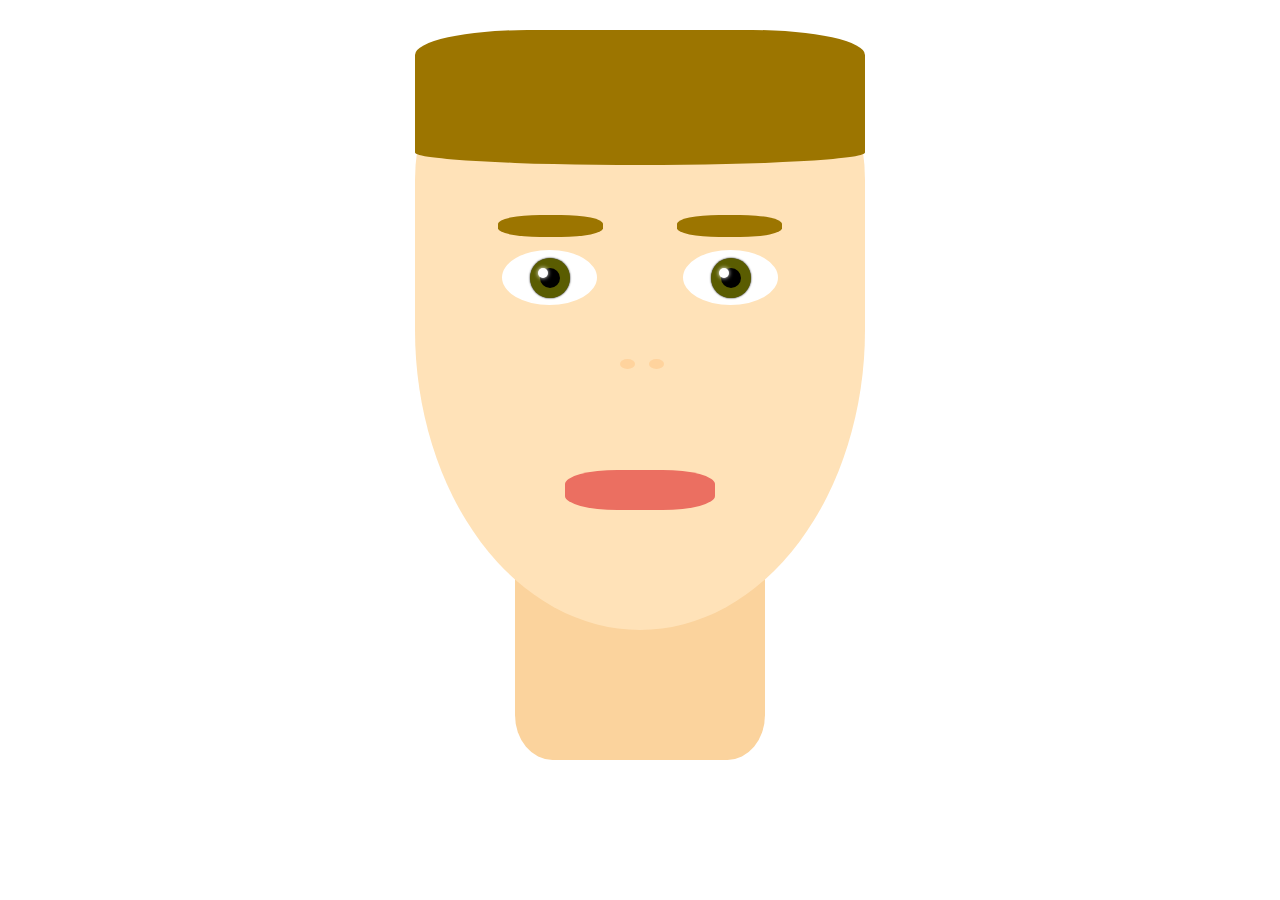
<file: MP08UF1008_cotG_careta/index.html>
<!DOCTYPE html>
<html lang="en">
<head>
    <meta charset="UTF-8">
    <meta name="viewport" content="width=device-width, initial-scale=1.0">
    <title>Retrato Gerard Cot</title>
    <link rel="stylesheet" href="style.css">
</head>
<body>
    <div class="contenidor">
        <div class="cara">

            <div class="cabell"></div>
                <div class="frontal">
                    <div class="celles"></div>
                    <div class="celles"></div>
                </div>

            <div class="vista">
                <div class="ulldre">
                    <div class="iris">
                        <div class="pupila"></div>
                        <div class="reflex"></div>
                        </div>
                    </div>

                <div class="ullizq">
                    <div class="iris">
                        <div class="pupila"></div>
                        <div class="reflex"></div>
                    </div>
                </div>
            </div>
            <div class="nas">
                <div class="fosaizq"></div>
                <div class="fosadre"></div>
            </div>
            <div class="boca">
                <div class="llavisup"></div>
                <div class="llaviinf"></div>
            </div>
            <div class="barbeta"></div>
            <div class="coll"></div>
        </div>
    </div>
    
</body>
</html>
</file>
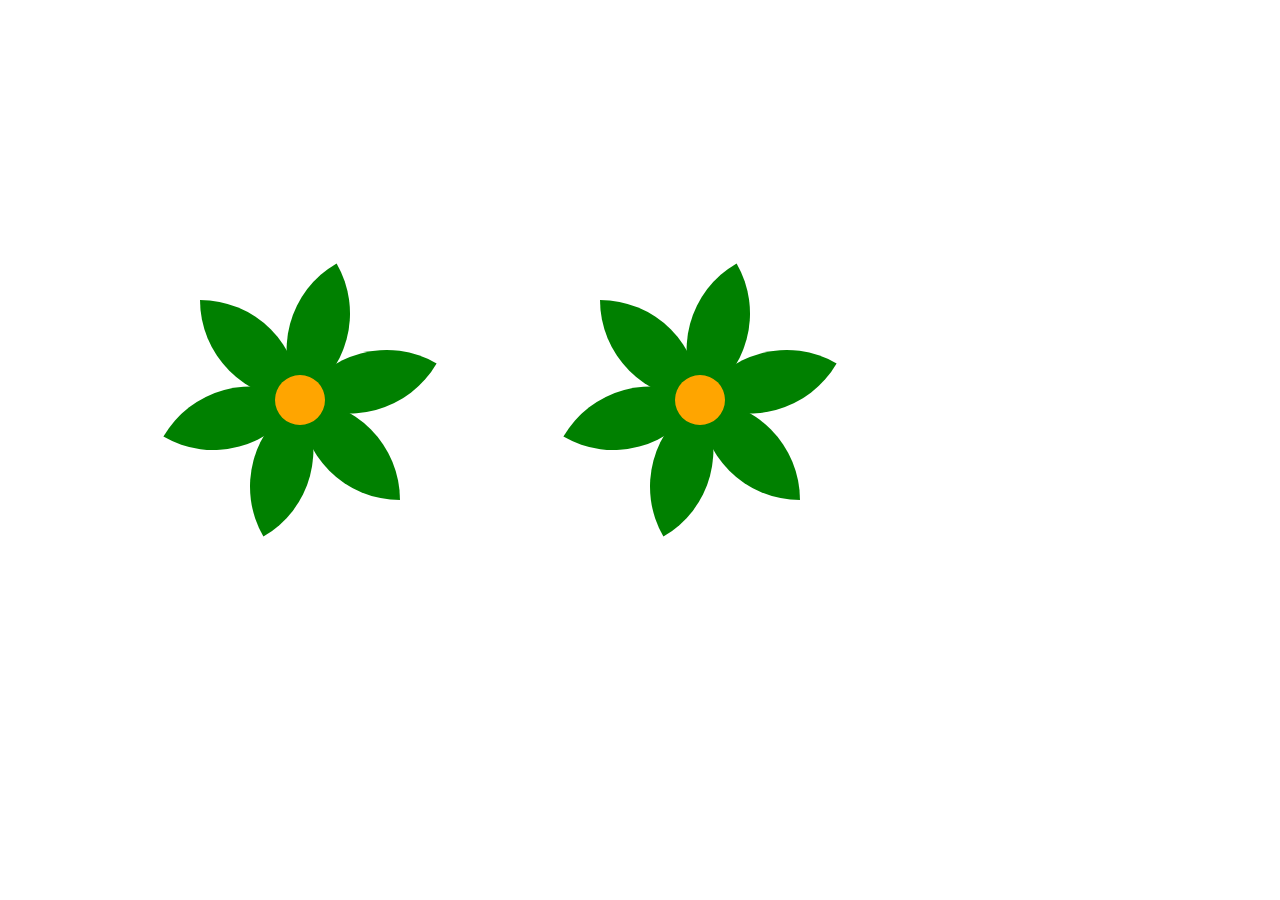
<file: MP08UF1008_cotG_floreta/index.html>
<!DOCTYPE html>
<html lang="en">
<head>
    <meta charset="UTF-8">
    <meta name="viewport" content="width=device-width, initial-scale=1.0">
    <title>Floreta</title>
    <link rel="stylesheet" href="css/style.css">
</head>
<body>
    <div class="flor">
        <div class="petal primer"></div>
        <div class="petal segon"></div>
        <div class="petal tercer"></div>
        <div class="petal quart"></div>
        <div class="petal cinque"></div>
        <div class="petal sise"></div>
        <div class="cor"></div>
    </div>

    <div class="flor">
        <div class="petal primer"></div>
        <div class="petal segon"></div>
        <div class="petal tercer"></div>
        <div class="petal quart"></div>
        <div class="petal cinque"></div>
        <div class="petal sise"></div>
        <div class="cor"></div>
    </div>
</body>
</html>
</file>
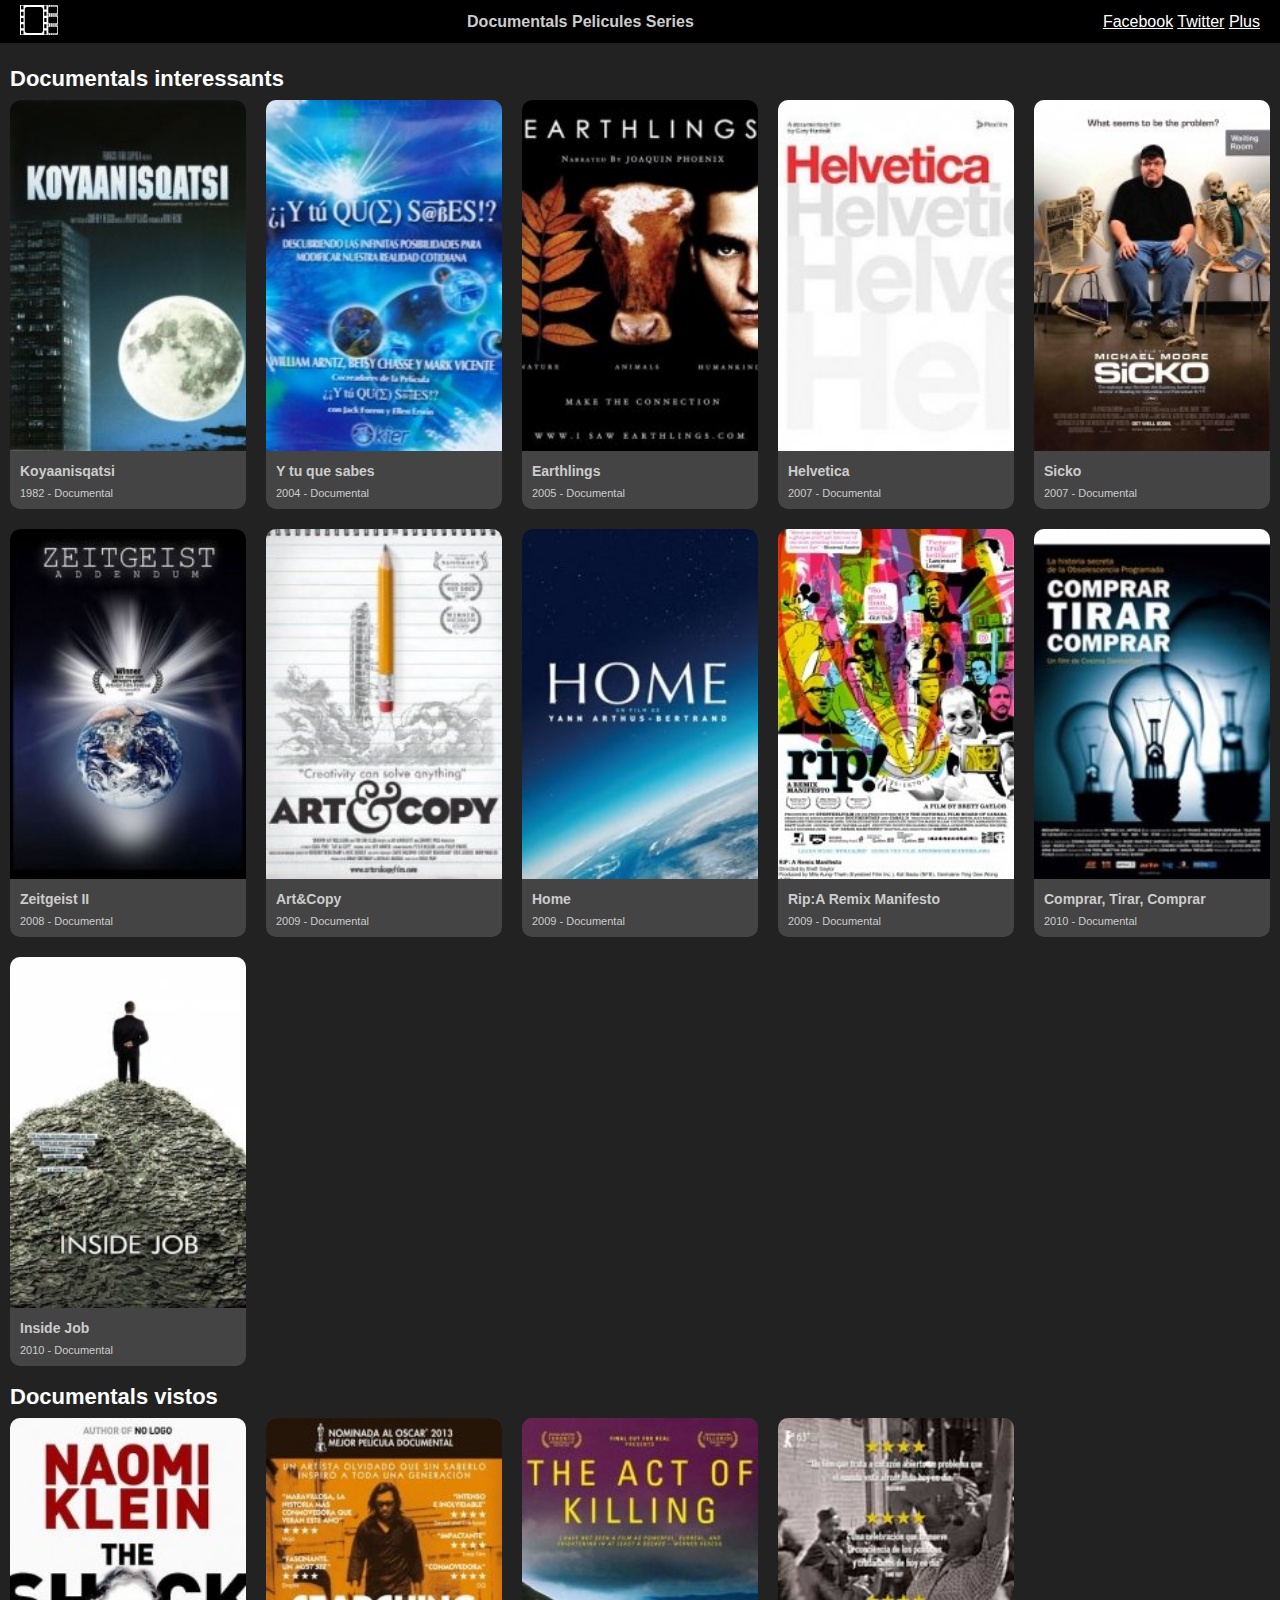
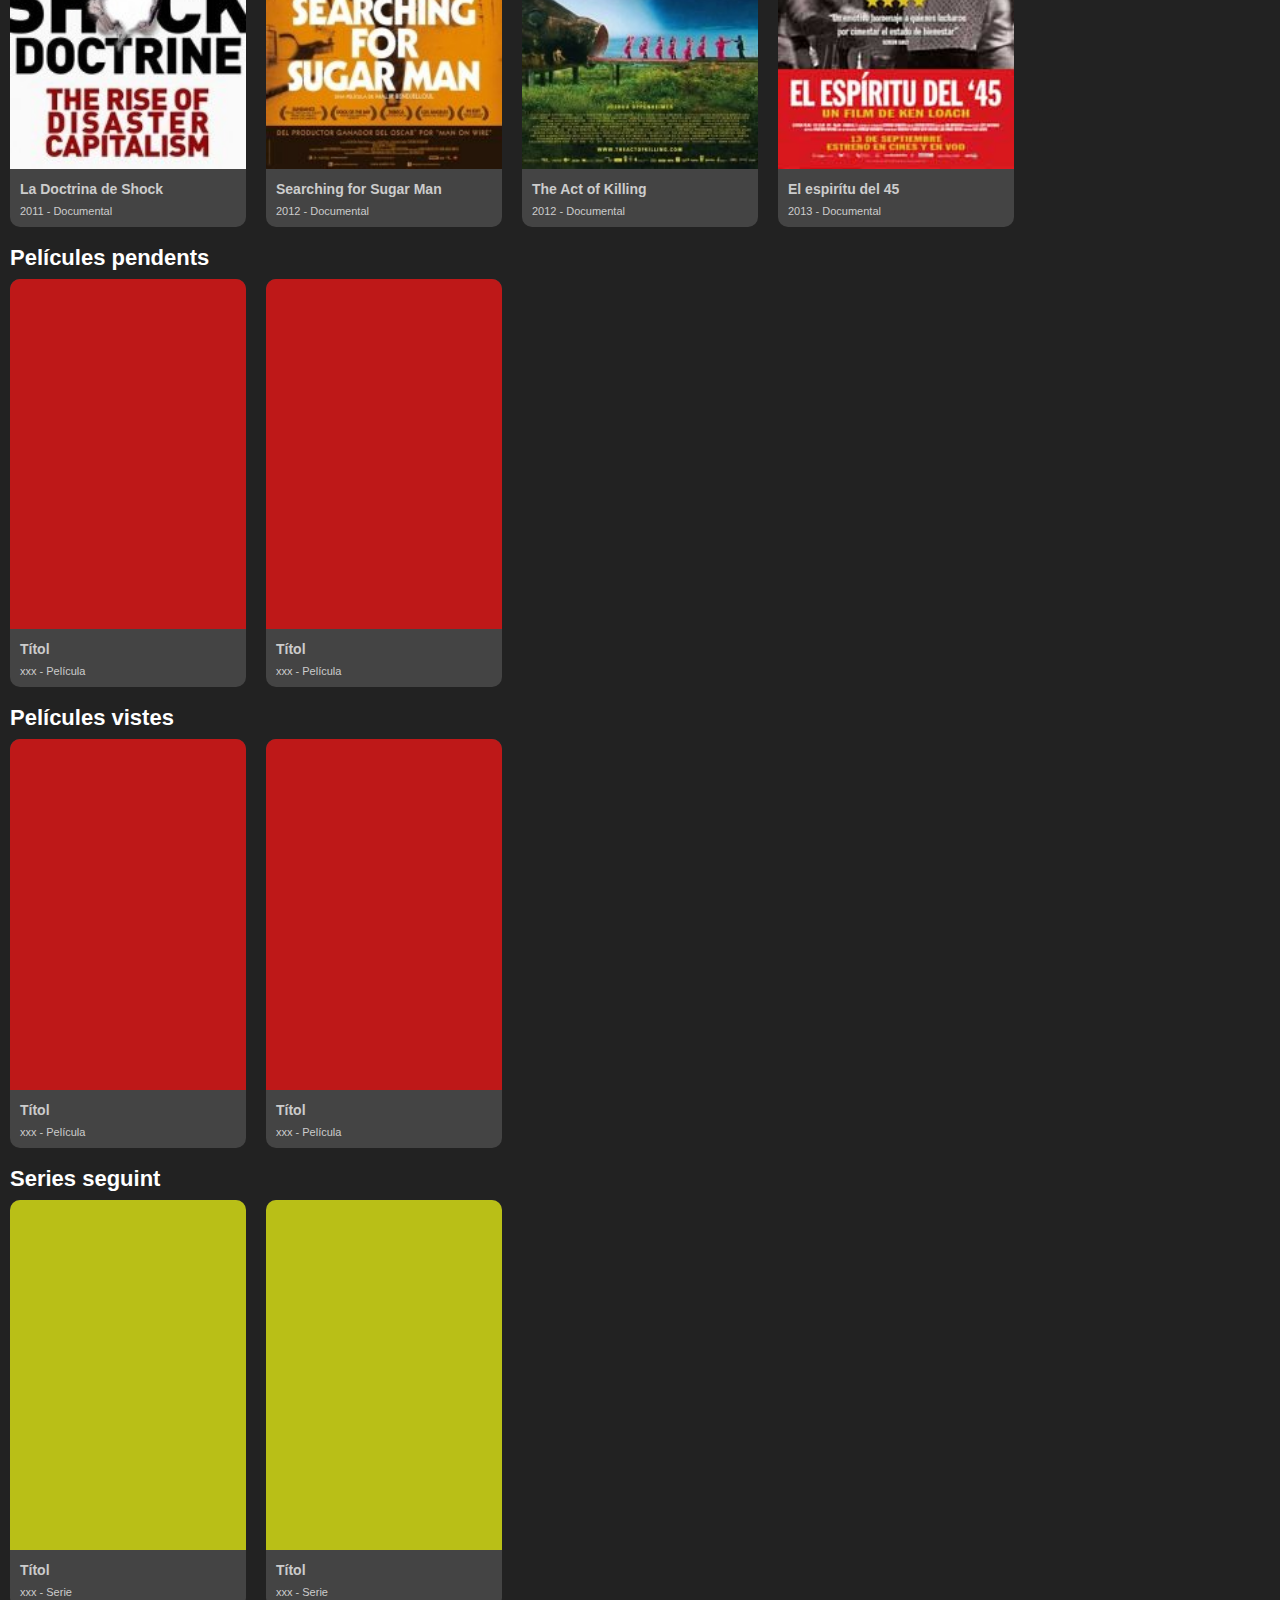
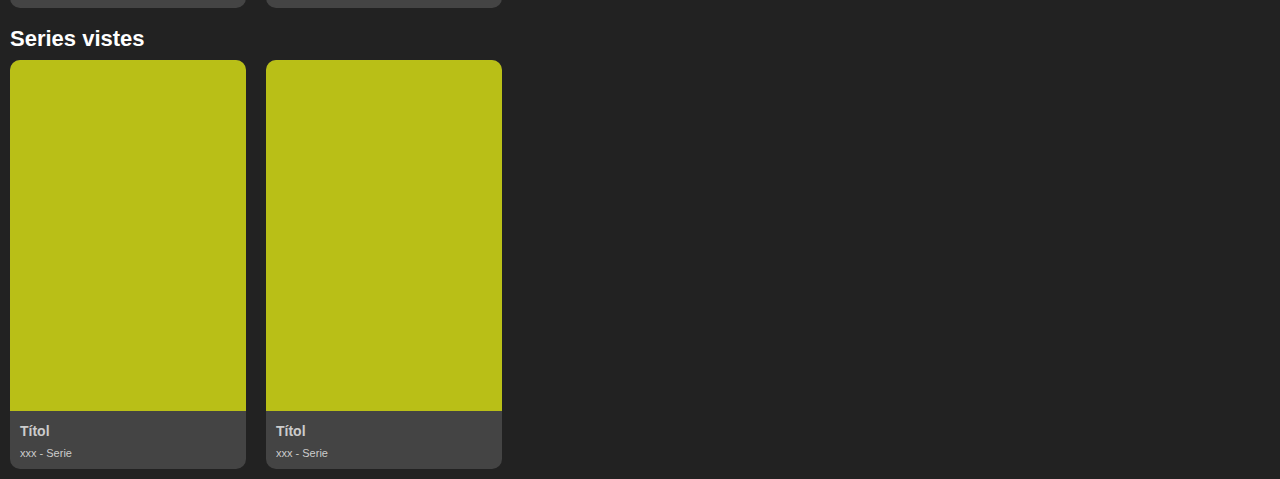
<file: MP08UF1E01_cotG_pelis/index.html>
<!DOCTYPE html>
<html lang="en">
<head>
  <meta charset="UTF-8">
  <meta name="viewport" content="width=device-width, initial-scale=1.0">
  <title>Examen MP08 Gcot</title>
  <link rel="stylesheet" href="css/reset.css">
  <link rel="stylesheet" href="css/style.css">
</head>

<body>
  <!-- Header -->
  <header>
    <a href="#"><ul><img src="img/logo.png" alt=""></ul></a>
    <div class="logo">Documentals Pelicules Series</div>
    <nav>
      <a href="#">Facebook</a>
      <a href="#">Twitter</a>
      <a href="#">Plus</a>
    </nav>
  </header>

  <!-- Contingut principal -->
  <main>

    <!-- Secció: Documentals interessants -->
    <section>
      <h2>Documentals interessants</h2>

      <div class="grid">
        <div class="card">
          <img src="img/1982Koyaanisqatsi.jpg" alt="">
          <h3>Koyaanisqatsi</h3>
          <p>1982 - Documental</p>
        </div>

        <div class="card">
          <img src="img/2004YTuQueSabes.jpg" alt="">
          <h3>Y tu que sabes</h3>
          <p>2004 - Documental</p>
        </div>

        <div class="card">
            <img src="img/2005Earthlings.jpg" alt="">
            <h3>Earthlings</h3>
            <p>2005 - Documental</p>
          </div>

          <div class="card">
            <img src="img/2007Helvetica.jpg" alt="">
            <h3>Helvetica</h3>
            <p>2007 - Documental</p>
          </div>

          <div class="card">
            <img src="img/2007Sicko.jpg" alt="">
            <h3>Sicko</h3>
            <p>2007 - Documental</p>
          </div>

          <div class="card">
            <img src="img/2008Zeitgeist2.jpg" alt="">
            <h3>Zeitgeist II</h3>
            <p>2008 - Documental</p>
          </div>

          <div class="card">
            <img src="img/2009ArtAndCopy.jpg" alt="">
            <h3>Art&Copy</h3>
            <p>2009 - Documental</p>
          </div>

          <div class="card">
            <img src="img/2009Home.jpg" alt="">
            <h3>Home</h3>
            <p>2009 - Documental</p>
          </div>

          <div class="card">
            <img src="img/2009RipARemixManifesto.jpg" alt="">
            <h3>Rip:A Remix Manifesto</h3>
            <p>2009 - Documental</p>
          </div>

          <div class="card">
            <img src="img/2010ComprarTirarComprar.jpg" alt="">
            <h3>Comprar, Tirar, Comprar</h3>
            <p>2010 - Documental</p>
          </div>

          <div class="card">
            <img src="img/2010InsideJob.jpg" alt="">
            <h3>Inside Job</h3>
            <p>2010 - Documental</p>
          </div>
      </div>
    </section>

    <!-- Secció: Documentals vistos -->
    <section>
      <h2>Documentals vistos</h2>
      <div class="grid">
        <div class="card">
          <img src="img/2011LaDoctrinaDeShock.jpg" alt="">
          <h3>La Doctrina de Shock</h3>
          <p>2011 - Documental</p>
        </div>

        <div class="card">
            <img src="img/2012SearchingForSugarMan.jpg" alt="">
            <h3>Searching for Sugar Man</h3>
            <p>2012 - Documental</p>
        </div>

        <div class="card">
            <img src="img/2012TheActOfKilling.jpg" alt="">
            <h3>The Act of Killing</h3>
            <p>2012 - Documental</p>
        </div>

        <div class="card">
            <img src="img/2013ElEspirituDel45.jpg" alt="">
            <h3>El espirítu del 45</h3>
            <p>2013 - Documental</p>
        </div>
      </div>
    </section>

    <!-- Secció: Películes pendents -->
        <section>
            <h2>Películes pendents</h2>
            <div class="grid">
              <div class="card">
                <img src="img/XXXXpeli.jpg" alt="">
                <h3>Títol</h3>
                <p>xxx - Película</p>
              </div>
      
              <div class="card">
                  <img src="img/XXXXpeli.jpg" alt="">
                  <h3>Títol</h3>
                  <p>xxx - Película</p>
              </div>
            </div>
        </section>

    <!-- Secció: Películes vistes -->
        <section>
            <h2>Películes vistes</h2>
            <div class="grid">
                <div class="card">
                    <img src="img/XXXXpeli.jpg" alt="">
                    <h3>Títol</h3>
                    <p>xxx - Película</p>
                </div>
              
                <div class="card">
                    <img src="img/XXXXpeli.jpg" alt="">
                    <h3>Títol</h3>
                    <p>xxx - Película</p>
                </div>
            </div>
        </section>

    <!-- Secció: Series seguint -->
    <section>
        <h2>Series seguint</h2>
        <div class="grid">
            <div class="card">
                <img src="img/XXXXserie.jpg" alt="">
                <h3>Títol</h3>
                <p>xxx - Serie</p>
            </div>
          
            <div class="card">
                <img src="img/XXXXserie.jpg" alt="">
                <h3>Títol</h3>
                <p>xxx - Serie</p>
            </div>
        </div>
    </section>

    <!-- Secció: Series vistes -->
    <section>
        <h2>Series vistes</h2>
        <div class="grid">
            <div class="card">
                <img src="img/XXXXserie.jpg" alt="">
                <h3>Títol</h3>
                <p>xxx - Serie</p>
            </div>
          
            <div class="card">
                <img src="img/XXXXserie.jpg" alt="">
                <h3>Títol</h3>
                <p>xxx - Serie</p>
            </div>
        </div>
    </section>
  </main>
</body>
</html>
</file>
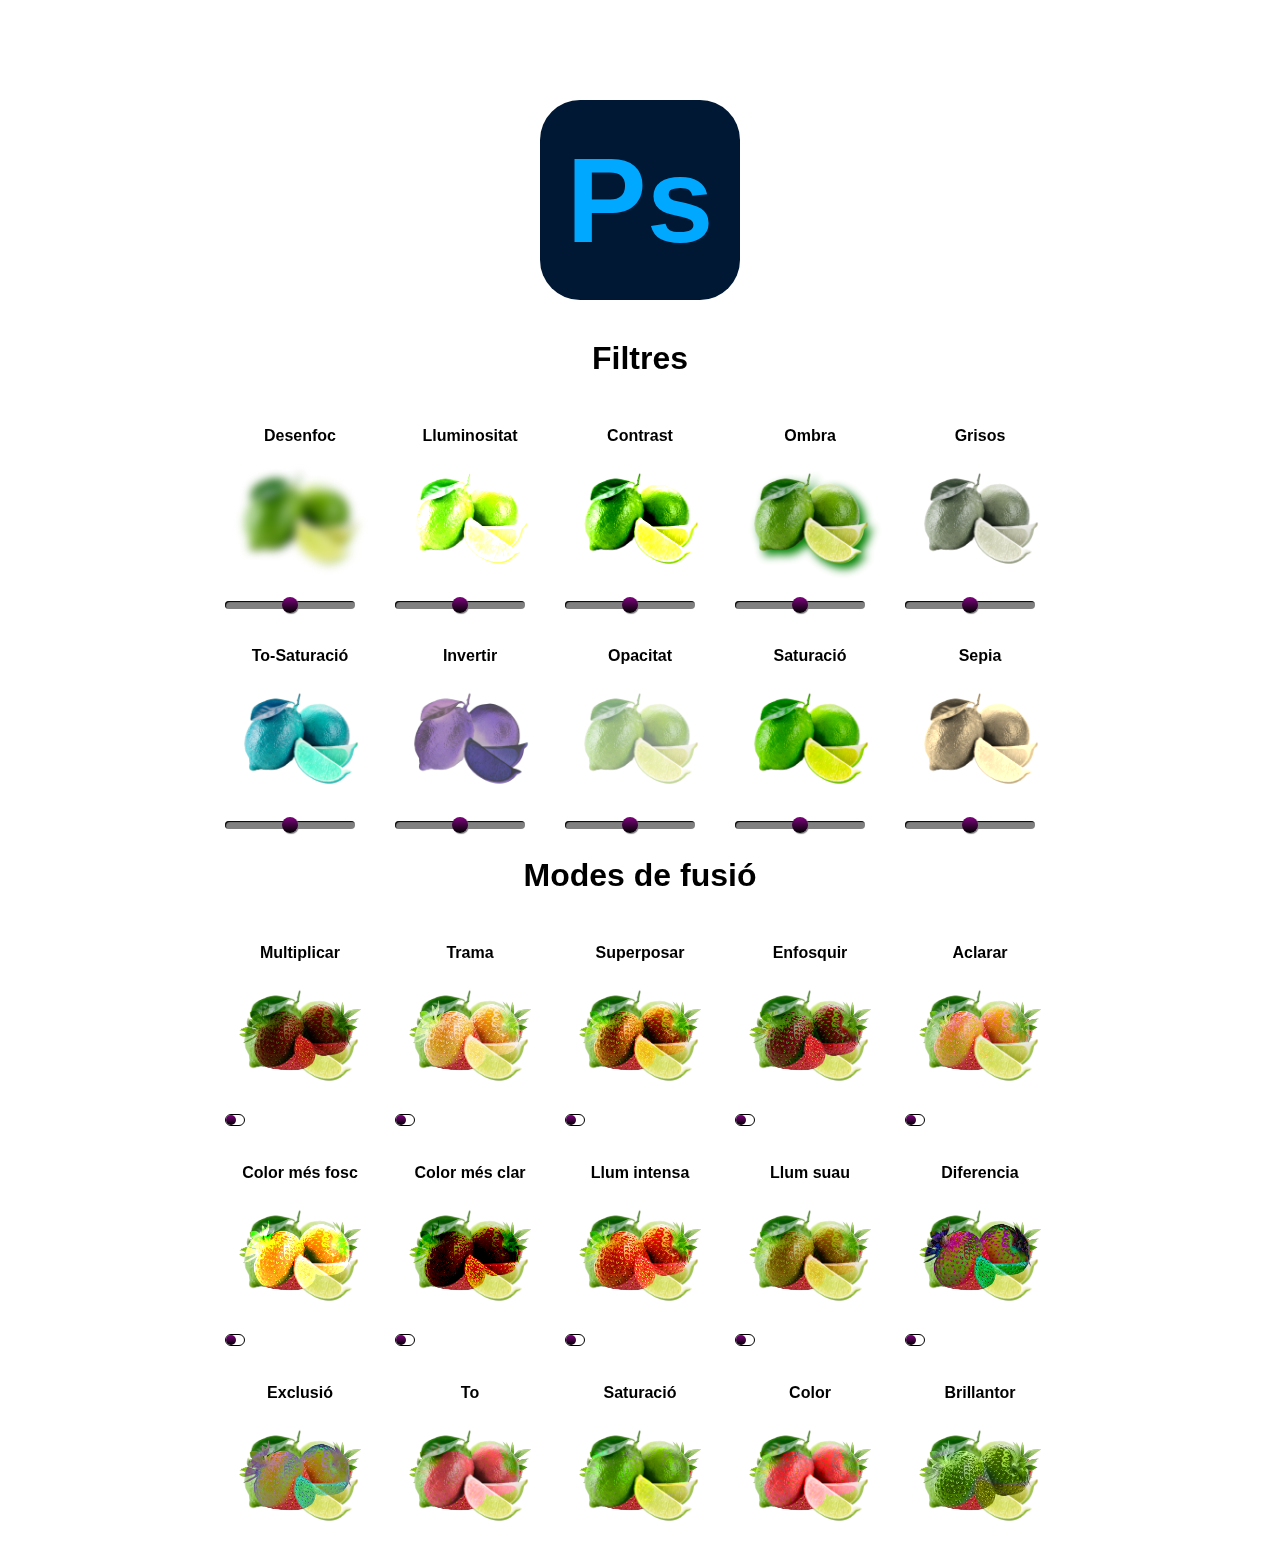
<file: MP08UF2002_cotG_photoshop/index.html>
<!DOCTYPE html>
<html lang="en">
<head>
    <meta charset="UTF-8">
    <meta name="viewport" content="width=device-width, initial-scale=1.0">
    <title>Fruit</title>
    <link rel="stylesheet" href="css/style.css">
</head>
<body>
    <div class="logo">Ps</div>
    <div class="filtres">
        <h1>Filtres</h1>

        <div class="fil desenfoc">
            <h2>Desenfoc</h2>
            <div class="imatge"></div>
            <input type="range">
        </div>
        <div class="fil lluminositat">
            <h2>Lluminositat</h2>
            <div class="imatge"></div>
            <input type="range">
        </div>
        <div class="fil contrast">
            <h2>Contrast</h2>
            <div class="imatge"></div>
            <input type="range">
        </div>
        <div class="fil ombra">
            <h2>Ombra</h2>
            <div class="imatge"></div>
            <input type="range">
        </div>
        <div class="fil grisos">
            <h2>Grisos</h2>
            <div class="imatge"></div>
            <input type="range">
        </div>
        <div class="fil to-saturacio">
            <h2>To-Saturació</h2>
            <div class="imatge"></div>
            <input type="range">
        </div>
        <div class="fil invertir">
            <h2>Invertir</h2>
            <div class="imatge"></div>
            <input type="range">
        </div>
        <div class="fil opacitat">
            <h2>Opacitat</h2>
            <div class="imatge"></div>
            <input type="range">
        </div>
        <div class="fil saturacio">
            <h2>Saturació</h2>
            <div class="imatge"></div>
            <input type="range">
        </div>
        <div class="fil sepia">
            <h2>Sepia</h2>
            <div class="imatge"></div>
            <input type="range">
        </div>

    <div class="fusions">
        <h1>Modes de fusió</h1>

        <div class="fil multiplicar">
            <h2>Multiplicar</h2>
            <div class="imatge">
                <div class="superposada"></div>
            </div>
            <input type="checkbox">
        </div>

        <div class="fil trama">
            <h2>Trama</h2>
            <div class="imatge">
                <div class="superposada"></div>
            </div>
            <input type="checkbox">
        </div>

        <div class="fil superposar">
            <h2>Superposar</h2>
            <div class="imatge">
                <div class="superposada"></div>
            </div>
            <input type="checkbox">
        </div>

        <div class="fil enfosquir">
            <h2>Enfosquir</h2>
            <div class="imatge">
                <div class="superposada"></div>
            </div>
            <input type="checkbox">
        </div>

        <div class="fil aclarar">
            <h2>Aclarar</h2>
            <div class="imatge">
                <div class="superposada"></div>
            </div>
            <input type="checkbox">
        </div>

        <div class="fil colormesfosc">
            <h2>Color més fosc</h2>
            <div class="imatge">
                <div class="superposada"></div>
            </div>
            <input type="checkbox">
        </div>

        <div class="fil colormesclar">
            <h2>Color més clar</h2>
            <div class="imatge">
                <div class="superposada"></div>
            </div>
            <input type="checkbox">
        </div>

        <div class="fil llumintensa">
            <h2>Llum intensa</h2>
            <div class="imatge">
                <div class="superposada"></div>
            </div>
            <input type="checkbox">
        </div>

        <div class="fil llumsuau">
            <h2>Llum suau</h2>
            <div class="imatge">
                <div class="superposada"></div>
            </div>
            <input type="checkbox">
        </div>

        <div class="fil diferencia">
            <h2>Diferencia</h2>
            <div class="imatge">
                <div class="superposada"></div>
            </div>
            <input type="checkbox">
        </div>

        <div class="fil exclusió">
            <h2>Exclusió</h2>
            <div class="imatge">
                <div class="superposada"></div>
            </div>
            <input type="checkbox">
        </div>

        <div class="fil to">
            <h2>To</h2>
            <div class="imatge">
                <div class="superposada"></div>
            </div>
            <input type="checkbox">
        </div>

        <div class="fil intensitat">
            <h2>Saturació</h2>
            <div class="imatge">
                <div class="superposada"></div>
            </div>
            <input type="checkbox">
        </div>

        <div class="fil color">
            <h2>Color</h2>
            <div class="imatge">
                <div class="superposada"></div>
            </div>
            <input type="checkbox">
        </div>

        <div class="fil brillantor">
            <h2>Brillantor</h2>
            <div class="imatge">
                <div class="superposada"></div>
            </div>
            <input type="checkbox">
        </div>
    </div>
        
</body>
</html>
</file>
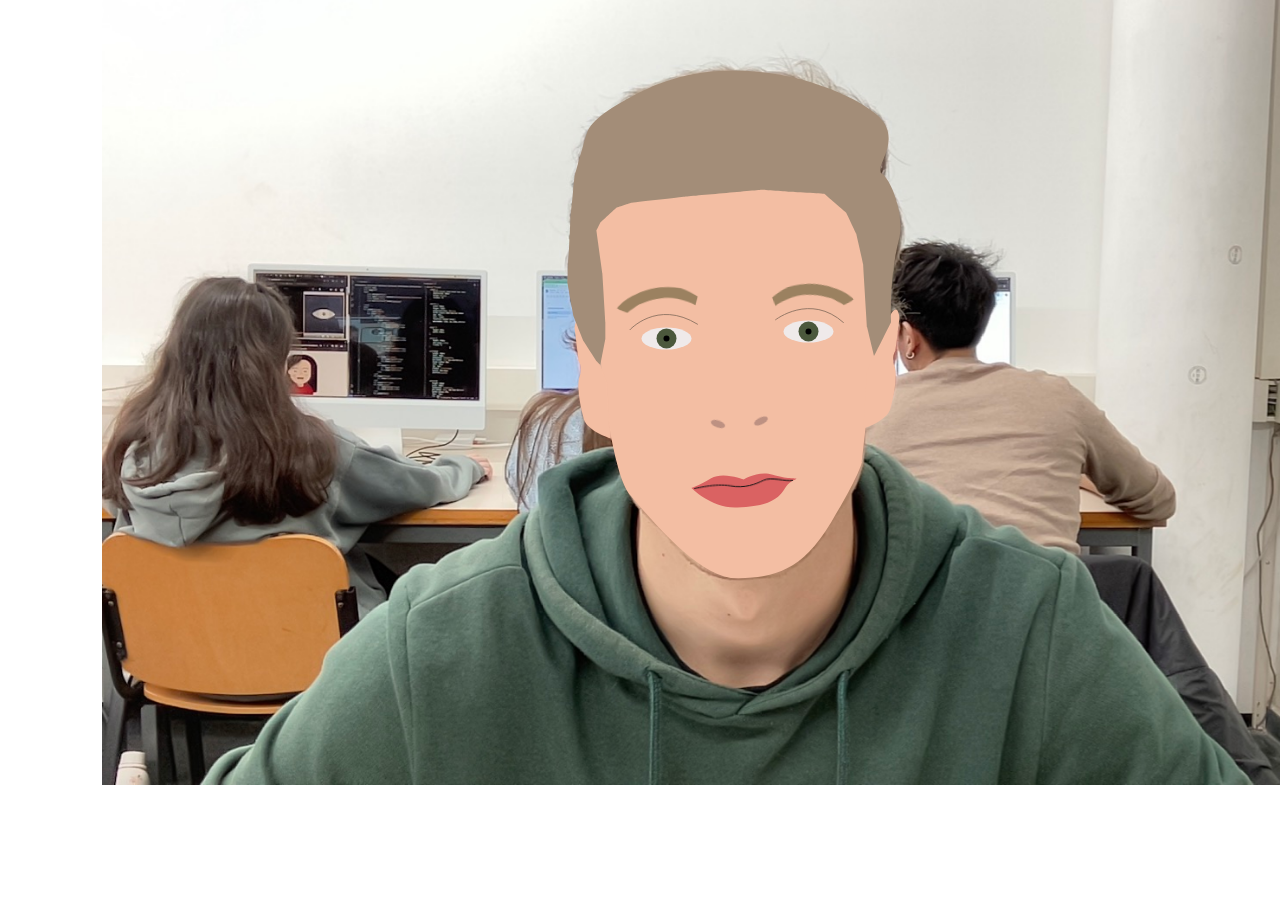
<file: MP08UF1008_cotG_careta/careta/gwd_preview_careta/index.html>
<!DOCTYPE html>
<html><head>
  <meta http-equiv="Cache-Control" content="no-cache, no-store, must-revalidate"><meta http-equiv="Pragma" content="no-cache"><meta http-equiv="Expires" content="0"><meta charset="utf-8">
  <title>careta</title>
  <meta name="generator" content="Google Web Designer 16.1.0.0530">
  <style id="gwd-text-style">p {
    margin: 0px;
}
h1 {
    margin: 0px;
}
h2 {
    margin: 0px;
}
h3 {
    margin: 0px;
}</style>
  <style>html,
body {
    width: 100%;
    height: 100%;
    margin: 0px;
}
body {
    background-color: transparent;
    transform: matrix3d(1, 0, 0, 0, 0, 1, 0, 0, 0, 0, 1, 0, 0, 0, 0, 1);
    -webkit-transform: matrix3d(1, 0, 0, 0, 0, 1, 0, 0, 0, 0, 1, 0, 0, 0, 0, 1);
    -moz-transform: matrix3d(1, 0, 0, 0, 0, 1, 0, 0, 0, 0, 1, 0, 0, 0, 0, 1);
    perspective: 1400px;
    -webkit-perspective: 1400px;
    -moz-perspective: 1400px;
    transform-style: preserve-3d;
    -webkit-transform-style: preserve-3d;
    -moz-transform-style: preserve-3d;
}
body * {
    transform-style: preserve-3d;
    -webkit-transform-style: preserve-3d;
    -moz-transform-style: preserve-3d;
}
.gwd-img-1sv4 {
    position: absolute;
    transform-origin: 50% 50% 0px;
    -webkit-transform-origin: 50% 50% 0px;
    -moz-transform-origin: 50% 50% 0px;
    left: 102px;
    top: -46px;
    width: 1247px;
    height: 831px;
}
.gwd-path-17g4 {
    stroke-width: 1px;
    width: 284.647px;
    height: 411.835px;
    fill: rgb(243, 190, 163);
    stroke: none;
    position: absolute;
    left: 591px;
    top: 167px;
    visibility: visible;
}
[data-gwd-group="Ulls"] .gwd-grp-1cu5.gwd-svg-102l {
    position: absolute;
    stroke-width: 1px;
    height: 23px;
    width: 51px;
    transform-origin: 50% 50% 0px;
    -webkit-transform-origin: 50% 50% 0px;
    -moz-transform-origin: 50% 50% 0px;
    stroke: none;
    fill: rgb(239, 234, 234);
    left: 0px;
    top: 7px;
}
[data-gwd-group="Ulls"] .gwd-grp-1cu5.gwd-svg-1cgn {
    position: absolute;
    stroke-width: 1px;
    height: 23px;
    width: 51px;
    stroke: none;
    transform-origin: 50% 50% 0px;
    -webkit-transform-origin: 50% 50% 0px;
    -moz-transform-origin: 50% 50% 0px;
    fill: rgb(239, 234, 234);
    left: 142px;
    top: 0px;
}
[data-gwd-group="Ulls"] .gwd-grp-1cu5.gwd-oval-rmps {
    position: absolute;
    stroke-width: 1px;
    fill: rgb(75, 88, 60);
    stroke: none;
    visibility: visible;
    width: 21px;
    height: 21px;
    transform-origin: 10.5px 10.5px 0px;
    -webkit-transform-origin: 10.5px 10.5px 0px;
    -moz-transform-origin: 10.5px 10.5px 0px;
    left: 15px;
    top: 8px;
}
[data-gwd-group="Ulls"] .gwd-grp-1cu5.gwd-svg-1tbd {
    position: absolute;
    stroke-width: 1px;
    fill: rgb(75, 88, 60);
    stroke: none;
    transform-origin: 50% 50% 0px;
    -webkit-transform-origin: 50% 50% 0px;
    -moz-transform-origin: 50% 50% 0px;
    width: 21px;
    height: 21px;
    left: 157px;
    top: 1px;
}
[data-gwd-group="Ulls"] .gwd-grp-1cu5.gwd-oval-5o0m {
    position: absolute;
    stroke: none;
    stroke-width: 1px;
    fill: rgb(0, 0, 0);
    transform-origin: 50% 50% 0px;
    -webkit-transform-origin: 50% 50% 0px;
    -moz-transform-origin: 50% 50% 0px;
    width: 7px;
    height: 7px;
    left: 22px;
    top: 15px;
}
[data-gwd-group="Ulls"] .gwd-grp-1cu5.gwd-svg-1ynk {
    position: absolute;
    stroke: none;
    stroke-width: 1px;
    fill: rgb(0, 0, 0);
    transform-origin: 50% 50% 0px;
    -webkit-transform-origin: 50% 50% 0px;
    -moz-transform-origin: 50% 50% 0px;
    width: 7px;
    height: 7px;
    left: 164px;
    top: 8px;
}
[data-gwd-group="Ulls"] {
    width: 193px;
    height: 30px;
}
.gwd-div-t8zc {
    position: absolute;
    left: 641px;
    top: 320px;
}
[data-gwd-group="Orelles"] .gwd-grp-6syc.gwd-path-u7jn {
    position: absolute;
    stroke-width: 1px;
    fill: rgb(243, 190, 163);
    stroke: none;
    height: 120px;
    transform-origin: 50% 50% 0px;
    -webkit-transform-origin: 50% 50% 0px;
    -moz-transform-origin: 50% 50% 0px;
    width: 37px;
    left: 289px;
    top: 0px;
}
[data-gwd-group="Orelles"] .gwd-grp-6syc.gwd-svg-1jpb {
    position: absolute;
    stroke-width: 1px;
    fill: rgb(243, 190, 163);
    stroke: none;
    width: 36.988px;
    height: 119.891px;
    transform-origin: 50% 50% 0px;
    -webkit-transform-origin: 50% 50% 0px;
    -moz-transform-origin: 50% 50% 0px;
    transform: translate3d(-17px, -1px, 0px) rotateY(-180deg);
    -webkit-transform: translate3d(-17px, -1px, 0px) rotateY(-180deg);
    -moz-transform: translate3d(-17px, -1px, 0px) rotateY(-180deg);
    left: 17px;
    top: 11px;
}
[data-gwd-group="Orelles"] {
    width: 326px;
    height: 129.891px;
}
.gwd-div-1hcv {
    position: absolute;
    left: 574px;
    top: 309px;
}
.gwd-path-1vso {
    position: absolute;
    stroke-width: 1px;
    stroke: none;
    transform-origin: 50% 50% 0px;
    -webkit-transform-origin: 50% 50% 0px;
    -moz-transform-origin: 50% 50% 0px;
    width: 106px;
    visibility: visible;
    left: 691px;
    top: 473px;
    height: 35px;
    fill: rgb(218, 98, 98);
}
.gwd-path-175v {
    position: absolute;
    left: 696px;
    fill: none;
    stroke-width: 1px;
    height: 12.0539px;
    top: 479px;
    transform-origin: 50% 50% 0px;
    -webkit-transform-origin: 50% 50% 0px;
    -moz-transform-origin: 50% 50% 0px;
    stroke: rgb(21, 19, 19);
    transform: translate3d(-2px, -1px, 0px) rotateZ(1deg);
    -webkit-transform: translate3d(-2px, -1px, 0px) rotateZ(1deg);
    -moz-transform: translate3d(-2px, -1px, 0px) rotateZ(1deg);
    width: 99px;
}
.gwd-oval-1bvh {
    position: absolute;
    stroke-width: 1px;
    left: 708px;
    transform-origin: 50% 50% 0px;
    -webkit-transform-origin: 50% 50% 0px;
    -moz-transform-origin: 50% 50% 0px;
    top: 417px;
    transform: translate3d(2px, 3px, 0px) rotateZ(19deg);
    -webkit-transform: translate3d(2px, 3px, 0px) rotateZ(19deg);
    -moz-transform: translate3d(2px, 3px, 0px) rotateZ(19deg);
    width: 16px;
    height: 8px;
    stroke: none;
    fill: rgb(189, 145, 130);
}
.gwd-svg-9iym {
    position: absolute;
    stroke-width: 1px;
    left: 708px;
    top: 417px;
    width: 16px;
    height: 8px;
    stroke: none;
    fill: rgb(189, 145, 130);
    transform-origin: 50% 50% 0px;
    -webkit-transform-origin: 50% 50% 0px;
    -moz-transform-origin: 50% 50% 0px;
    transform: translate3d(45px, 0px, 0px) rotateZ(-26deg);
    -webkit-transform: translate3d(45px, 0px, 0px) rotateZ(-26deg);
    -moz-transform: translate3d(45px, 0px, 0px) rotateZ(-26deg);
}
.gwd-path-v9io {
    position: absolute;
    stroke-width: 1px;
    stroke: none;
    fill: rgb(155, 129, 96);
    height: 29px;
    top: 286px;
    width: 81px;
    left: 616.995px;
    transform: rotateZ(3deg);
    -webkit-transform: rotateZ(3deg);
    -moz-transform: rotateZ(3deg);
}
.gwd-svg-111u {
    position: absolute;
    stroke-width: 1px;
    stroke: none;
    fill: rgb(155, 129, 96);
    height: 29px;
    top: 286px;
    width: 81px;
    left: 616.995px;
    transform: translate3d(155px, -4px, 0px) rotateZ(-10deg) rotateY(-180deg);
    -webkit-transform: translate3d(155px, -4px, 0px) rotateZ(-10deg) rotateY(-180deg);
    -moz-transform: translate3d(155px, -4px, 0px) rotateZ(-10deg) rotateY(-180deg);
}
.gwd-path-1yko {
    position: absolute;
    fill: none;
    stroke-width: 1px;
    stroke: rgb(150, 121, 103);
    width: 69.007px;
    height: 16.6866px;
    left: 628.886px;
    top: 313.603px;
}
.gwd-svg-1eru {
    position: absolute;
    fill: none;
    stroke-width: 1px;
    stroke: rgb(150, 121, 103);
    transform-origin: 50% 50% 0px;
    -webkit-transform-origin: 50% 50% 0px;
    -moz-transform-origin: 50% 50% 0px;
    width: 68.986px;
    height: 15.0735px;
    left: 774.891px;
    top: 307.995px;
}
.gwd-path-mv3j {
    position: absolute;
    stroke-width: 1px;
    height: 295.448px;
    fill: rgb(163, 141, 120);
    stroke: none;
    width: 333.815px;
    left: 566.783px;
    top: 69.5675px;
}</style>
  
<style>#pagedeck { overflow: hidden !important; }</style></head>

<body class="htmlNoPages">
  
  <img src="Foto_el_14-11-24_a_les_19.02.jpg" id="IMG_1" class="gwd-img-1sv4">
  <svg data-gwd-shape="path" preserveAspectRatio="none" viewBox="0 0 284.647 411.835" class="gwd-path-17g4">
    <path stroke-linecap="round" stroke-linejoin="round" d="M 0.5,48.671 C 0.5,48.671 8.192,291.528 40.06,328.891 71.929,366.254 112.658,412.434 147.823,411.335 182.987,410.236 210.505,404.814 240.175,355.364 269.846,305.913 270.944,294.928 270.944,294.928 270.944,294.928 279.741,214.716 279.741,214.716 279.741,214.716 283.043,193.845 283.043,193.845 283.043,193.845 284.147,149.897 284.147,149.897 284.147,149.897 276.46,65.29 276.46,65.29 276.46,65.29 266.576,26.836 266.576,26.836 266.576,26.836 230.345,7.088 230.345,7.088 230.345,7.088 118.263,-0.599 117.164,0.5 116.065,1.599 40.247,10.396 40.247,10.396 40.247,10.396 -1.505,45.567 0.5,48.671"></path>
  </svg>
  <div class="gwd-div-t8zc" data-gwd-group="Ulls">
      <svg data-gwd-shape="oval" preserveAspectRatio="none" viewBox="0 0 51 23" class="gwd-svg-102l gwd-grp-1cu5">
        <ellipse cx="50%" cy="50%" rx="25" ry="11" class="gwd-grp-1cu5"></ellipse>
      </svg>
      <svg data-gwd-shape="oval" preserveAspectRatio="none" viewBox="0 0 51 23" class="gwd-svg-1cgn gwd-grp-1cu5">
        <ellipse cx="50%" cy="50%" rx="25" ry="11" class="gwd-grp-1cu5"></ellipse>
      </svg>
      <svg data-gwd-shape="oval" preserveAspectRatio="none" viewBox="0 0 21 21" class="gwd-oval-rmps gwd-grp-1cu5">
        <ellipse cx="50%" cy="50%" rx="10" ry="10" class="gwd-grp-1cu5"></ellipse>
      </svg>
      <svg data-gwd-shape="oval" preserveAspectRatio="none" viewBox="0 0 21 21" class="gwd-svg-1tbd gwd-grp-1cu5">
        <ellipse cx="50%" cy="50%" rx="10" ry="10" class="gwd-grp-1cu5"></ellipse>
      </svg>
      <svg data-gwd-shape="oval" preserveAspectRatio="none" viewBox="0 0 7 7" class="gwd-oval-5o0m gwd-grp-1cu5">
        <ellipse cx="50%" cy="50%" rx="3" ry="3" class="gwd-grp-1cu5"></ellipse>
      </svg>
      <svg data-gwd-shape="oval" preserveAspectRatio="none" viewBox="0 0 7 7" class="gwd-svg-1ynk gwd-grp-1cu5">
        <ellipse cx="50%" cy="50%" rx="3" ry="3" class="gwd-grp-1cu5"></ellipse>
      </svg>
    </div>
  <div class="gwd-div-1hcv" data-gwd-group="Orelles">
      <svg data-gwd-shape="path" preserveAspectRatio="none" viewBox="0 0 37 120" class="gwd-path-u7jn gwd-grp-6syc">
        <path stroke-linecap="round" stroke-linejoin="round" d="M 0.5,119.5 C 0.5,119.5 23.891,112.247 27.32,99.811 30.75,87.375 34.782,66.459 31.352,57.296 27.923,48.133 32.499,41.59 32.499,41.59 32.499,41.59 34.785,23.267 34.785,23.267 34.785,23.267 36.5,8.87 36.5,8.87 36.5,8.87 34.787,-12.724 23.927,13.457 13.065,39.638 3.932,63.211 3.932,63.211 3.932,63.211 0.506,118.192 0.5,119.5" class="gwd-grp-6syc"></path>
      </svg>
      <svg data-gwd-shape="path" preserveAspectRatio="none" viewBox="0 0 36.988 119.891" class="gwd-svg-1jpb gwd-grp-6syc">
        <path stroke-linecap="round" stroke-linejoin="round" d="M 0.5,119.391 C 0.5,119.391 23.887,112.145 27.311,99.72 30.741,87.295 34.769,66.399 31.341,57.244 27.917,48.089 32.491,41.552 32.491,41.552 32.491,41.552 34.774,23.246 34.774,23.246 34.774,23.246 36.488,8.862 36.488,8.862 36.488,8.862 34.774,-12.712 23.923,13.445 13.06,39.602 3.93,63.154 3.93,63.154 3.93,63.154 0.506,118.084 0.5,119.391" class="gwd-grp-6syc"></path>
      </svg>
    </div>
  <svg data-gwd-shape="path" preserveAspectRatio="none" viewBox="0 0 106 35" class="gwd-path-1vso">
    <path stroke-linecap="round" stroke-linejoin="round" d="M 0.5,14.989 C 0.5,14.989 20.573,35.678 46.167,34.5 71.761,33.322 81.797,28.647 88.321,22.403 94.845,16.162 94.704,10.089 104.38,6.408 109.429,4.483 97.419,6.744 81.809,1.731 67.279,-2.929 52.724,6.438 52.724,6.438 52.724,6.438 31.656,-1.752 20.114,5.267 8.572,12.291 0.5,14.989 0.5,14.989"></path>
  </svg>
  <svg data-gwd-shape="path" preserveAspectRatio="none" viewBox="0 0 99 12.054" class="gwd-path-175v">
    <path stroke-linecap="round" stroke-linejoin="round" d="M 0.5,11.554 C 0.5,11.554 21.87,5.554 36.466,8.054 51.064,10.554 61.489,6.054 69.308,2.054 77.128,-1.946 91.202,3.058 98.5,1.558"></path>
  </svg>
  <svg data-gwd-shape="oval" preserveAspectRatio="none" viewBox="0 0 16 8" class="gwd-oval-1bvh">
    <ellipse cx="50%" cy="50%" rx="7.5" ry="3.5"></ellipse>
  </svg>
  <svg data-gwd-shape="oval" preserveAspectRatio="none" viewBox="0 0 16 8" class="gwd-svg-9iym">
    <ellipse cx="50%" cy="50%" rx="7.5" ry="3.5"></ellipse>
  </svg>
  <svg data-gwd-shape="path" preserveAspectRatio="none" viewBox="0 0 81 29" class="gwd-path-v9io">
    <path stroke-linecap="round" stroke-linejoin="round" d="M 0.5,24.491 C 0.5,24.491 5.265,15.805 20.455,8.441 26.114,5.693 34.233,2.398 42.644,1.273 48.48,0.492 52.849,0.132 60.485,0.855 67.358,1.505 73.275,4.884 80.5,8.492 80.5,8.492 78.683,17.216 78.683,17.216 78.683,17.216 66.282,10.753 51.044,11.244 41.526,11.552 29.763,15.792 22.24,19.563 22.24,19.563 13.768,25.73 11.075,28.5 11.075,28.5 4.176,26.334 4.176,26.334 4.176,26.334 0.5,24.491 0.5,24.491"></path>
  </svg>
  <svg data-gwd-shape="path" preserveAspectRatio="none" viewBox="0 0 81 29" class="gwd-svg-111u">
    <path stroke-linecap="round" stroke-linejoin="round" d="M 0.5,24.491 C 0.5,24.491 5.265,15.805 20.455,8.441 26.114,5.693 34.233,2.398 42.644,1.273 48.48,0.492 52.849,0.132 60.485,0.855 67.358,1.505 73.275,4.884 80.5,8.492 80.5,8.492 78.683,17.216 78.683,17.216 78.683,17.216 66.282,10.753 51.044,11.244 41.526,11.552 29.763,15.792 22.24,19.563 22.24,19.563 13.768,25.73 11.075,28.5 11.075,28.5 4.176,26.334 4.176,26.334 4.176,26.334 0.5,24.491 0.5,24.491"></path>
  </svg>
  <svg data-gwd-shape="path" preserveAspectRatio="none" viewBox="0 0 69.007 16.687" class="gwd-path-1yko">
    <path stroke-linecap="round" stroke-linejoin="round" d="M 0.5,16.187 C 0.5,16.187 27.71,-15.003 68.507,10.194"></path>
  </svg>
  <svg data-gwd-shape="path" preserveAspectRatio="none" viewBox="0 0 68.986 15.074" class="gwd-svg-1eru">
    <path stroke-linecap="round" stroke-linejoin="round" d="M 0.5,11.796 C 0.5,11.796 35.153,-15.45 68.486,14.574"></path>
  </svg>
  <svg data-gwd-shape="path" preserveAspectRatio="none" viewBox="0 0 333.815 295.448" class="gwd-path-mv3j">
    <path stroke-linecap="round" stroke-linejoin="round" d="M 324.035,252.205 C 322.907,224.283 325.947,192.398 331.919,169.505 337.892,146.613 324.951,110.78 314.998,103.813 305.044,96.846 338.891,69.973 309.03,44.095 279.17,18.216 169.777,-25.02 77.133,20.225 34.334,41.128 23.386,54.068 20.4,62.031 17.414,69.993 7.462,106.821 7.462,106.821 7.462,106.821 3.485,148.625 3.485,148.625 3.485,148.625 0.5,213.322 0.5,213.322 0.5,213.322 6.474,246.168 6.474,246.168 6.474,246.168 16.429,271.051 16.429,271.051 16.429,271.051 29.371,290.96 29.371,290.96 29.371,290.96 33.354,294.948 33.354,294.948 33.354,294.948 38.333,269.074 38.333,269.074 38.333,269.074 38.335,252.156 38.335,252.156 38.335,252.156 35.351,203.387 35.351,203.387 35.351,203.387 29.381,160.591 29.381,160.591 29.381,160.591 33.364,152.63 33.364,152.63 33.364,152.63 49.291,137.703 49.291,137.703 49.291,137.703 64.223,132.729 64.223,132.729 64.223,132.729 116.978,126.76 116.978,126.76 116.978,126.76 194.616,119.795 194.616,119.795 194.616,119.795 222.487,121.788 222.487,121.788 222.487,121.788 257.326,123.781 257.326,123.781 257.326,123.781 279.225,142.695 279.225,142.695 279.225,142.695 289.18,163.6 289.18,163.6 289.18,163.6 296.15,193.462 296.15,194.458 296.15,195.453 300.136,257.17 300.136,257.17 300.136,257.17 307.108,286.041 307.108,286.041 307.108,286.041 318.393,263.482 324.035,252.205"></path>
  </svg>


</body></html>
</file>
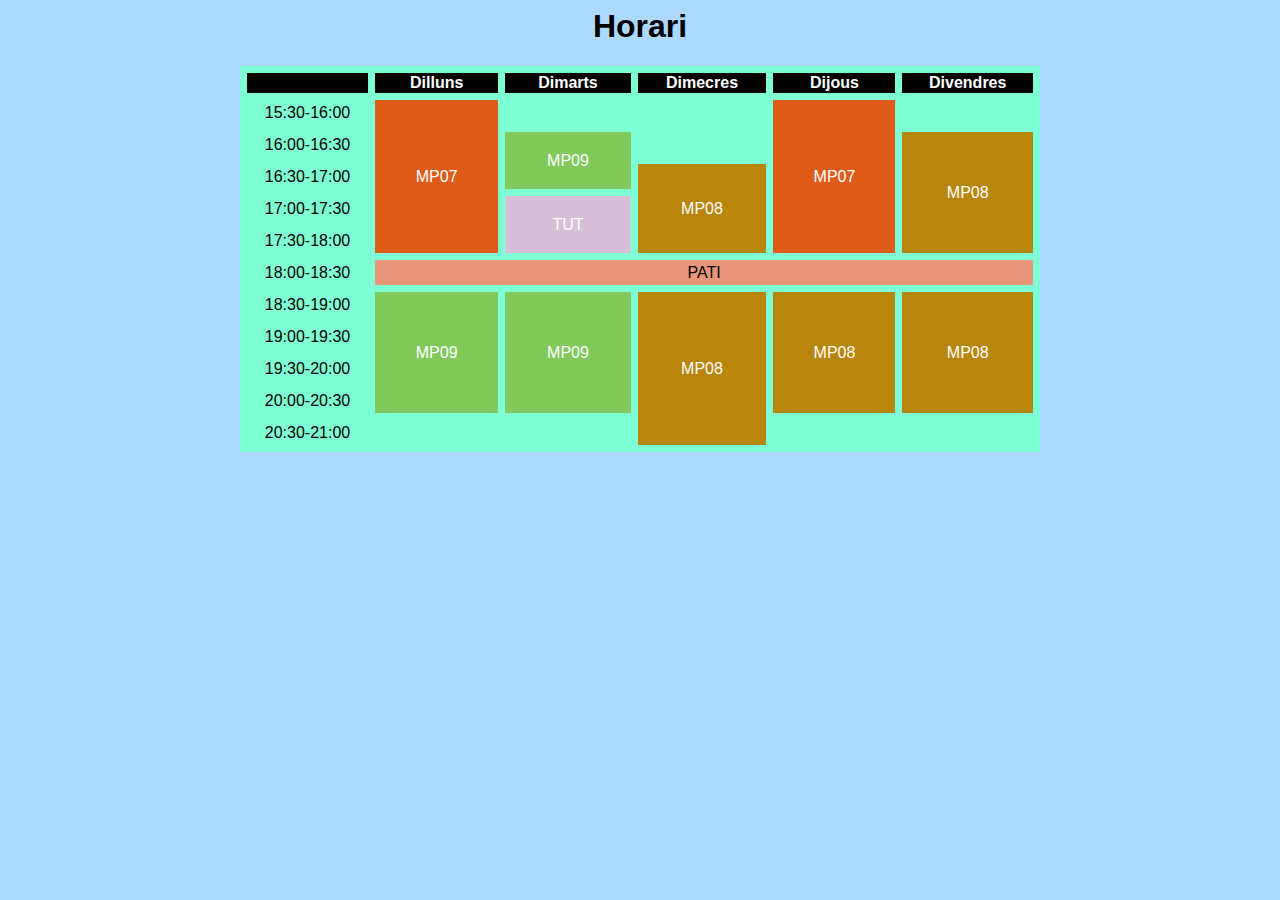
<file: MP08UF1002_cotG_calendari/calendari + css.html>
<html>
    <head>
        <title>Calendari</title>
        <style>
            body {
                background-color: rgb(173, 217, 255);
                font-family: 'Trebuchet MS', 'Lucida Sans Unicode', 'Lucida Grande', 'Lucida Sans', Arial, sans-serif;
                text-align: center;
            }
            
            h1 {
                
            }
            
            table {
                color: rgb(0, 0, 0);
                background-color: aquamarine;
                text-align: center;
                width: 800px;
                margin: auto
                
            }

            th {
                color: white;
                background-color: black;
            }

            .mp07 {
                background-color: rgb(222, 91, 26);
            }

            .mp07:hover {
                background-color:  yellow;
            }

            .mp08 {
                background-color: darkgoldenrod;
            }

            .mp08:hover {
                background-color: greenyellow;
            }

            .mp09 {
                background-color: rgb(129, 201, 91);
            }

            .mp09:hover {
                background-color: blueviolet;
            }

            .TUT {
                background-color: thistle;
            }

            .TUT:hover{
                background-color: chocolate;
            }

            .PATI {
                background-color: darksalmon;
            }

            .PATI:hover {
                background-color: hotpink;
            }

            /* Com combinar etiquetes */

            .mp07, .mp08, .mp09, .tut {
                color: white;
            }

            .mp07:hover, .mp08:hover, .mp09:hover, .TUT:hover {
                background-color: white;
                color: black;
            }

        </style>
    </head>

    <body>
        <h1>Horari</h1>

        <table cellspacing="7" width="1000">
            <tr>
                <th width="150"></th>
                <th width="150">Dilluns</th>
                <th width="150">Dimarts</th>
                <th width="150">Dimecres</th>
                <th width="150">Dijous</th>
                <th width="150">Divendres</th>
            </tr>
            <tr>
                <td height="25">15:30-16:00</td>
                <td rowspan="5" class="mp07">MP07</td>
                <td></td>
                <td></td>
                <td rowspan="5" class="mp07">MP07</td>
                <td></td>
            </tr>
            <tr>
                <td height="25">16:00-16:30</td>
                <td rowspan="2" class="mp09">MP09</td>
                <td></td>
                <td rowspan="4" class="mp08">MP08</td>
            </tr>
            <tr>
                <td height="25">16:30-17:00</td>
                <td rowspan="3" class="mp08">MP08</td>
            </tr>
            <tr>
                <td height="25">17:00-17:30</td>
                <td rowspan="2" class="TUT">TUT</td>
            </tr>
            <tr>
                <td height="25">17:30-18:00</td>
            </tr>
            <tr>
                <td height="25">18:00-18:30</td>
                <td colspan="5" class="PATI">PATI</td>
            </tr>
            <tr>
                <td height="25">18:30-19:00</td>
                <td rowspan="4" class="mp09">MP09</td>
                <td rowspan="4" class="mp09">MP09</td>
                <td rowspan="5" class="mp08">MP08</td>
                <td rowspan="4" class="mp08">MP08</td>
                <td rowspan="4" class="mp08">MP08</td>
            </tr>
            <tr>
                <td height="25">19:00-19:30</td>
            </tr>
            <tr>
                <td height="25">19:30-20:00</td>
            </tr>
            <tr>
                <td height="25">20:00-20:30</td>
            </tr>
            <tr>
                <td height="25">20:30-21:00</td>
            </tr>
        </table>
    </body>
    
</html>
</file>
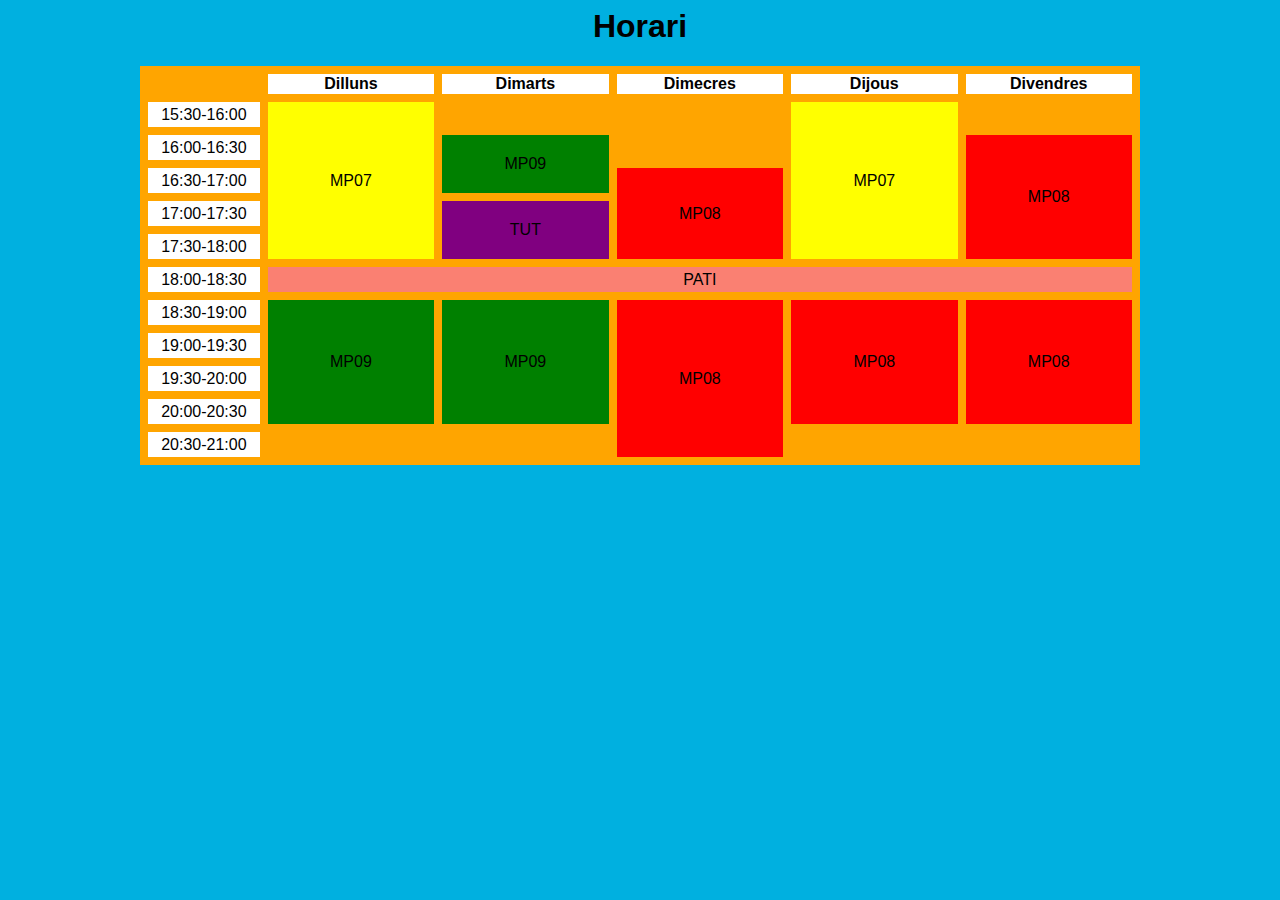
<file: MP08UF1002_cotG_calendari/calendari.html>
<html>
    <head>
        <title>Calendari</title>
    </head>

    <body bgcolor="sky blue">
        <h1 align="center"> <font face="Helvetica">Horari</h1>

        <table border="0" cellspacing="8" align="center" bgcolor="orange" width="1000">
            <tr align="center">
                <td width="100"></td>
                <th width="150" bgcolor="white">Dilluns</td>
                <th width="150" bgcolor="white">Dimarts</td>
                <th width="150" bgcolor="white">Dimecres</td>
                <th width="150" bgcolor="white">Dijous</td>
                <th width="150" bgcolor="white">Divendres</td>
            </tr>
            <tr align="center">
                <td height="25" bgcolor="white">15:30-16:00</td>
                <td rowspan="5" bgcolor="yellow">MP07</td>
                <td></td>
                <td></td>
                <td rowspan="5" bgcolor="yellow">MP07</td>
                <td></td>
            </tr>
            <tr align="center">
                <td height="25" bgcolor="white">16:00-16:30</td>
                <td rowspan="2" bgcolor="green">MP09</td>
                <td></td>
                <td rowspan="4" bgcolor="red">MP08</td>
            </tr>
            <tr align="center">
                <td height="25" bgcolor="white">16:30-17:00</td>
                <td rowspan="3" bgcolor="red">MP08</td>
            </tr>
            <tr align="center">
                <td height="25" bgcolor="white">17:00-17:30</td>
                <td rowspan="2" bgcolor="purple">TUT</td>
            </tr>
            <tr align="center">
                <td height="25" bgcolor="white">17:30-18:00</td>
            </tr>
            <tr align="center">
                <td height="25" bgcolor="white">18:00-18:30</td>
                <td colspan="5" bgcolor="salmon">PATI</td>
            </tr>
            <tr align="center">
                <td height="25" bgcolor="white">18:30-19:00</td>
                <td rowspan="4" bgcolor="green">MP09</td>
                <td rowspan="4" bgcolor="green">MP09</td>
                <td rowspan="5" bgcolor="red">MP08</td>
                <td rowspan="4" bgcolor="red">MP08</td>
                <td rowspan="4" bgcolor="red">MP08</td>
            </tr>
            <tr align="center">
                <td height="25" bgcolor="white">19:00-19:30</td>
            </tr>
            <tr align="center">
                <td height="25" bgcolor="white">19:30-20:00</td>
            </tr>
            <tr align="center">
                <td height="25" bgcolor="white">20:00-20:30</td>
            </tr>
            <tr align="center">
                <td height="25" bgcolor="white">20:30-21:00</td>
            </tr>
        </table>
    </body>
    
</html>
</file>
<file: MP08UF1005_cotG_escacs/index.css>
.contenidor {
        height: 100px;
        background-color: rgb(255, 255, 255);
        width: 800px;
        padding: 0px;
        margin: 0 auto;
    }

    .casella {
        width: 100px;
        height: 100px;
        background: ivory;
        background-image: linear-gradient(45deg,ivory, rgb(40, 77, 63));
        float: left;

    }

    .contenidor:nth-child(2n-1) .casella:nth-child(2n) {
        background-color: rgb(0, 0, 0);
        background-image: linear-gradient(45deg, grey,black);
    }

    .contenidor:nth-child(2n) .casella:nth-child(2n-1) {
        background-color: rgb(0, 0, 0);
        background-image: linear-gradient(45deg,grey,black);
    }

    .fitxa {
        width: 80px;
        height: 80px;
        background-color: grey;
        border-radius: 40px;
        margin: 10px;
        box-shadow: inset 4px 4px 25px black, 1px 1px 1px grey;
    }

    .contenidor:nth-child(1) .fitxa, .contenidor:nth-child(2) .fitxa  {
        background-color: rgb(248, 30, 30);

    }

    .contenidor:nth-child(1) .fitxa:hover {
        position: relative;
        top: 200px;
    }

    .contenidor:nth-child(2) .fitxa:hover {
        position: relative;
        top: 100px;
    }
    .contenidor:nth-child(7) .fitxa, .contenidor:nth-child(8) .fitxa {
        background-color: rgb(46, 185, 255);
    }

    .contenidor:nth-child(7) .fitxa:hover {
        position: relative;
        top: -100px;
    }

    .contenidor:nth-child(8) .fitxa:hover {
        position: relative;
        top: -200px;
    }

    .taulell {
        width: 800px;
        height: 800px;
        padding: 10px;
        background-color: burlywood;
        margin: 0 auto;
        box-shadow: 10px 10px 10px grey;
    }

    @media screen and (min-width: 360px) and (max-width:480px) {
        body {
          height: 130vh;
          overflow-x: hidden; 
        }
    }
</file>
<file: MP08UF1006_cotG_watchmen/fons.css>
html {
    height: 100%;
}

body {
    text-align: center;
    background-image: linear-gradient(
      40deg,
      hsl(240deg 100% 20%) 0%,
      hsl(293deg 100% 21%) 6%,
      hsl(319deg 100% 30%) 13%,
      hsl(332deg 100% 39%) 19%,
      hsl(346deg 83% 51%) 25%,
      hsl(10deg 100% 60%) 31%,
      hsl(30deg 100% 55%) 37%,
      hsl(44deg 100% 50%) 44%,
      hsl(55deg 100% 50%) 50%,
      hsl(64deg 86% 55%) 56%,
      hsl(75deg 86% 61%) 63%,
      hsl(89deg 86% 66%) 69%,
      hsl(107deg 84% 70%) 75%,
      hsl(130deg 83% 71%) 81%,
      hsl(147deg 83% 65%) 87%,
      hsl(159deg 83% 59%) 94%,
      hsl(168deg 83% 52%) 100%
    );
  }

  img {
    width: 10%;
    
  }
</file>
<file: MP08UF1006_cotG_watchmen/print.css>
html {
    height: 100%;
}

body {
    background-color: white;
    margin: 0;
    padding:0;
}

  img {
    width: 10%;
  }

  img:nth-child(6) {
    position: absolute;
    left: 136mm;
    top: 100mm;
    height: 90mm;
    width: 57mm;
  }

  img:nth-child(1) {
    position: absolute;
    left: 18mm;
    top: 7mm;
    height: 90mm;
    width: 57mm;
  }

  img:nth-child(2) {
    position: absolute;
    left: 77mm;
    top: 7mm;
    height: 90mm;
    width: 57mm;
  }

  img:nth-child(3) {
    position: absolute;
    left: 136mm;
    top: 7mm;
    height: 90mm;
    width: 57mm;
  }

  img:nth-child(4) {
    position: absolute;
    left: 18mm;
    top: 100mm;
    height: 90mm;
    width: 57mm;
  }

  img:nth-child(5) {
    position: absolute;
    left: 77mm;
    top: 100mm;
    height: 90mm;
    width: 57mm;
  }

  img:nth-child(7) {
    position: absolute;
    left: 18mm;
    top: 194mm;
    height: 90mm;
    width: 57mm;
  }

  img:nth-child(8) {
    position: absolute;
    left: 77mm;
    top: 194mm;
    height: 90mm;
    width: 57mm;
  }

  img:nth-child(9) {
    position: absolute;
    left: 136mm;
    top: 194mm;
    height: 90mm;
    width: 57mm;
  }
</file>
<file: MP08UF1007_cotG_ifpagram/css/style.css>
body {
    font-family: Arial, Helvetica, sans-serif;
}

header {
    height: 166px;

}

nav {
    height: 180px;

}

.contenidor {
    width: 1716px;
    margin: 0 auto;
    overflow: hidden;
    text-align: center;
}

.entrada {
    width: 536px;
    height: 620px;
    margin: 18px;
    float: left;
}

img {
    width: 536px;
    height: 536px;
}

.reaccions {
    height: 84px;
}

.cercle {
    width: 80px;
    height: 80px;
    background-color: maroon;
    border-radius: 50%;
    margin: 28px;
    padding: 10px;
    border: solid 5px white;
    box-shadow: 0px 0px 5px orange;

    background-image: url(../img/raphinha.jpg);
    background-size: 100%;
    background-repeat: no-repeat;

    opacity: 80%;
    float: left;
}

.cercle:first-child::after {
    content:"+";
    background-color: red;
    width: 30px;
    height: 30px;
    display: block;
    border-radius: 50%;
    color: white;
    font-size: 32px;
    border: solid 3px white;
    position: relative;
    top: 60px;
    left: 60px;

}

.cercle:hover {
    opacity: 100%;
}

/*________________Elements Article_______________*/

.fotoautor {
    width: 35px;
    height: 35px;
    border-radius: 50%;
    margin: 10px;
    padding: 11px;
    border: solid 5px white;
    box-shadow: 0px 0px 5px orange;

    background-image: url(../img/raphinha.jpg);
    background-size: 100%;
    background-repeat: no-repeat;
    float: left;

}

.autor {
    width: 180px;
    height: 40px;
    line-height: 40px;
    font-weight: 700;
    font-size: 20px;
}

.moment {
    width: 268px;
    color: gainsboro;
    font-size: 20px;
}

.esquerra {
    width: 50%;
    margin: 0;
    float: left;
}

.dreta {
    width: 50%;
    margin: 0;
    float: right;

}

.comentari {
    width: 180px;
    height: 40px;
    line-height: 40px;
    font-weight: 700;
    font-size: 20px;
    float: left;
}

.like {
    height: 30px;
    width: 30px;
    float: left;
}

.mes{
    height: 35px;
    width: 35px;
    float: left;
    line-height: 30px;
    font-weight: 700;

}

/*________________Elements Header_______________*/

.home {
    width: 208px;
    height: 39px;
    background-size: auto;
    background-repeat: no-repeat;
    background-image: url(../img/ifpagram_09.gif);
    margin: 50px 0 0;
    display: inline-block;
}

.menu {
    width: 290px;
    height: 39px;
    margin: 50px 500px 0 500px;
    display: inline-block;
}

.menu li {
    width: 32px;
    height: 32px;
    margin: 5px 8px;
    display: inline-block;
    background-image: url(../img/ifpagram_11.gif);
}

.menu .inici {
    background-position: 0 0px;
    background-repeat: no-repeat;
}

.menu .cerca {
    background-position: -82px 0px;
    background-repeat: no-repeat;
}

.menu .reels {
    background-position: -165px 0px;
    background-repeat: no-repeat;
}

.menu .favorits {
    background-position: -250px 0px;
    background-repeat: no-repeat;
}

.compartir {
    width: 45px;
    height: 45px;
    display: inline-block;
}

.perfil {
    width: 40px;
    height: 40px;
    border-radius: 50%;
    margin: 35px 5px;
    padding: 11px;
    border: solid 5px white;
    box-shadow: 0px 0px 5px rgb(0, 140, 255);

    background-image: url(../img/Foto-de-Perfil.jpg);
    background-size: 100%;
    background-repeat: no-repeat;
    float: right;
}

@media screen and (min-width: 360px) and (max-width:480px) {
    body {
      height: 130vh;
      overflow-x: hidden; 
    }
}
</file>
<file: MP08UF1008_cotG_careta/style.css>
* {
  margin: 0;
  padding: 0;
  position: relative;
}

.cara {
  width: 450px;
  height: 600px;
  background: #ffe2b8;
  top: 30px;
  margin: 0 auto;
  border-radius: 100% 100% 200% 200%;
}

.cabell {
  width: 450px;
  height: 135px;
  background: #9c7500;
  border-radius: 100% 100% 200% 200% / 100px 100px 50px 50px;
}

.frontal {
  width: 450px;
  height: 30px;
  text-align: center;
}

.celles {
  width: 105px;
  height: 22px;
  border-radius: 40%;
  -webkit-border-radius: 40%;
  background: #9c7500;
  display: inline-block;
  top: 50px;
  margin: 0 35px;
  transform: rotate(180deg);
}

.vista {
  width: 450px;
  height: 100px;
  text-align: center;
  position: absolute;
  top: 200px;
}

.ulldre {
  width: 95px;
  height: 55px;
  background: white;
  border-radius: 50%;
  display: inline-block;
  top: 20px;
  right: 41px;
}

.ullizq {
  width: 95px;
  height: 55px;
  background: white;
  border-radius: 50%;
  display: inline-block;
  top: 20px;
  left: 41px;
}

.iris {
  width: 40px;
  height: 40px;
  background: #5a5c01;
  border-radius: 50%;
  justify-content: center;
  align-items: center;
  box-shadow: 0 0 2px #000;
  margin: auto;
  top: 8px;
}

.pupila {
  width: 20px;
  height: 20px;
  background: black;
  border-radius: 50%;
  justify-content: center;
  align-items: center;
  top: 10px;
  left: 10px;
}

.reflex {
  width: 10px;
  height: 10px;
  border-radius: 50%;
  background:white;
  top: -10px ;
  left: 8px;
  box-shadow: 0px 0px 4px white;
}

.nas {
  width: 450px;
  height: 150px;
  top: 100px;
}

.fosaizq {
  width: 15px;
  height: 10px;
  background: #ffd39d; 
  border-radius: 60%;
  top: 60px;
  left: 205px;
  display: inline-block;
}

.fosadre {
  width: 15px;
  height: 10px;
  background: #ffd39d; 
  border-radius: 50%;
  top: 60px;
  left: 215px;
  display: inline-block;
}

.boca {
  width: 150px;
  height: 40px;
  background-color:#eb6f61 ;
  border-radius: 35%;
  top: 125px;
  left: 150px;
}

.coll {
  width: 250px;
  height: 300px;
  background-color: #fbd39d;
  border-radius: 15%;
  top: 75px;
  left: 100px;
  z-index: -289658346634;
}

@media screen and (min-width: 360px) and (max-width:480px) {
  body {
    height: 130vh;
    overflow-x: hidden; 
  }
}
</file>
<file: MP08UF1008_cotG_floreta/css/style.css>
.petal {
    width: 100px;
    height: 100px;
    background: green;
    border-radius: 0 100px;
    position: absolute;
    top: 100px;
    left: 100px;
    transform-origin: top left;
}

.primer {
    transform: rotate(0deg);
}

.segon {
    transform: rotate(60deg);
}

.tercer {
    transform: rotate(120deg);
}

.quart {
    transform: rotate(180deg);
}

.cinque {
    transform: rotate(240deg);
}

.sise {
    transform: rotate(300deg);
}

.flor {
    width: 200px;
    height: 200px;
    position: absolute;
}

.flor:hover {
    animation: girasol 1s infinite linear;
}

.flor:first-child {
    top: 300px;
    left: 200px;
}

.flor:last-child {
    top: 300px;
    left: 600px;
}

.cor {
    width: 50px;
    height: 50px;
    background: orange;
    border-radius: 50%;
    position: absolute;
    top: 75px;
    left: 75px;
}

@keyframes girasol {
    0% {transform: rotate(0deg);
    }

    100% {transform: rotate(360deg);
    }

}

@media screen and (min-width: 360px) and (max-width:480px) {
    body {
      height: 130vh;
      overflow-x: hidden; 
    }
}
</file>
<file: MP08UF1E01_cotG_pelis/css/style.css>
body {
    margin: 0;
    font-family: Helvetica, sans-serif;
    background-color: #222;
    color: #fff;
  }
  
  a {
    color: #fff;
    padding: auto;
  }
  
  header {
    display: flex;
    justify-content:space-between;
    align-items: center;
    background-color: #000;
    padding: 5px 20px;
  }
  
  header .logo {
    font-weight: bold;
    color: #ccc;
  }
  
  main {
    padding: 5px 10px 10px 10px;
  }
  
  h2 {
    font-size: 22px;
    margin-top: 20px;
    margin-bottom: 10px;
    font-weight: bold;
  }
  
  .grid {
    display: grid;
    grid-template-columns: repeat(auto-fill, minmax(200px, 1fr));
    gap: 20px;
  }
  
  .card {
    background-color: #444;
    border-radius: 10px;
    overflow: hidden;
  }
  
  .card img {
    width: 100%;
    height: auto;
  }
  
  .card h3 {
    margin: 10px 0;
    font-size: 14px;
    color: #ccc;
    font-weight: bold;
    padding-left: 10px;
  }
  
  .card p {
    margin: 0 0 10px;
    font-size: 11px;
    color: #ccc;
    padding-left: 10px;
  }

  .card:hover {
    opacity: 50%;
  }

  @media screen and (min-width: 360px) and (max-width:480px) {
    body {
      height: 130vh;
      overflow-x: hidden; 
    }
  }
</file>
<file: MP08UF2002_cotG_photoshop/css/style.css>
* {
    margin: 0;
    padding: 0;
    position: relative;
}

.logo {
    width: 200px;
    height: 200px;
    background-color: #001834;
    border-radius: 20%;
    font-family: Arial, Helvetica, sans-serif;
    font-size: 120px;
    font-weight: bold;
    color: #00a9ff;
    margin: 50px auto;
    text-align: center;
    line-height: 200px;
    top: 50px;
}

.fil {
    width: 150px;
    height: 200px;
    margin: 10px;
    float: left;
    top: 40px;
}

.filtres, .fusions {
    width: 850px;
    margin: 0 auto;
    overflow: hidden;
}

h1 {
    text-align: center;
    font-family: 'Lucida Sans', 'Lucida Sans Regular', 'Lucida Grande', 'Lucida Sans Unicode', Geneva, Verdana, sans-serif;
    margin: 40px 0 0 0;

}

h2 {
    text-align: center;
    font-family: 'Lucida Sans', 'Lucida Sans Regular', 'Lucida Grande', 'Lucida Sans Unicode', Geneva, Verdana, sans-serif;
    font-size: medium;
}

.imatge {
    width: 130px;
    height: 150px;
    background-image: url(../img/lima.png);
    background-size: 100%;
    background-repeat: no-repeat;
    background-position: center;
    margin: auto;
}

.superposada {
    width: 130px;
    height: 150px;
    background-image: url(../img/fresa.png);
    background-size: 100%;
    background-repeat: no-repeat;
    background-position: center;
    margin: auto;
}

input {
    width: 130px;
    margin: auto;
}

/*-------------filtres--------------*/

.desenfoc .imatge {
    filter: blur(5px);
}

.lluminositat .imatge {
    filter: brightness(2);
}

.contrast .imatge {
    filter:contrast(200%)
}

.ombra .imatge {
    filter: drop-shadow(5px 5px 5px green);
}

.grisos .imatge {
    filter:grayscale(80%)
}

.to-saturacio .imatge {
    filter: hue-rotate(90deg);
}

.invertir .imatge {
    filter: invert(75%);
}

.opacitat .imatge {
    filter: opacity(50%)
}

.saturacio .imatge {
    filter: saturate(200%);
}

.sepia .imatge {
    filter: sepia(100%);
}

/*-------------modes de fusió--------------*/

.multiplicar .superposada {
    mix-blend-mode: multiply;
}

.trama .superposada {
    mix-blend-mode: screen;
}

.superposar .superposada {
    mix-blend-mode: overlay;
}

.enfosquir .superposada {
    mix-blend-mode: darken;
}

.aclarar .superposada {
    mix-blend-mode: lighten;
}

.colormesfosc .superposada {
    mix-blend-mode: color-dodge
}

.colormesclar .superposada {
    mix-blend-mode: color-burn;
}

.llumintensa .superposada {
    mix-blend-mode: hard-light;
}

.llumsuau .superposada {
    mix-blend-mode: soft-light;
}

.diferencia .superposada {
    mix-blend-mode: difference;
}

.exclusió .superposada {
    mix-blend-mode: exclusion;
}

.to .superposada {
    mix-blend-mode: hue;
}

.intensitat .superposada {
    mix-blend-mode: saturation;
}

.color .superposada {
    mix-blend-mode: color;
}

.brillantor .superposada {
    mix-blend-mode: luminosity;
}

/*-----------Tirador-----------*/

input {
    width: 130px;
    margin: auto;
}

input[type=range] {
    appearance: none;
    -webkit-appearance:none;
    background: transparent;
}

input[type=range]::-webkit-slider-thumb {
    -webkit-appearance:none;
    border: 0px solid black;
    height: 16px;
    width: 16px;
    border-radius: 50%;
    background: linear-gradient(purple, black);
    box-shadow: 1px 1px 1px grey;
    margin-top: -4px;
}

input[type=range]::-webkit-slider-runnable-track {
    width: 100%;
    height: 8px;
    cursor: pointer;
    background: grey;
    border-radius: 4px;
    box-shadow: inset 1px 1px 1px black;
}

input[type=checkbox]{
    appearance: none;
    -webkit-appearance: none;
    width: 20px;
    height: 12px;
    border: 1px solid black;
    margin: 0 auto;
    background: white;
    border-radius: 6px;
}

input[type=checkbox]:before{
    content:"";
    display: block;
    width: 10px;
    height: 10px;
    background: linear-gradient(purple, black);
    border-radius: 50%;
}

input[type=checkbox]:checked{
    appearance: none;
    -webkit-appearance: none;
    width: 20px;
    height: 12px;
    border: 1px solid black;
    margin: 0 auto;
    border-radius: 6px;
}

input[type=checkbox]:checked:before{
    position: relative;
    left: 8px;
}

@media screen and (min-width: 360px) and (max-width:480px) {
    body {
      height: 130vh;
      overflow-x: hidden; 
    }
}
</file>
<file: styles.css>
/* Reset */
* {
    margin: 0;
    padding: 0;
    box-sizing: border-box;
  }
  
  /* Estils generals */
  body {
    font-family: Arial, sans-serif;
    background: linear-gradient(15deg, #142850, #14365f, #13476f, #125d80, #107792, #0d96a5, #09b8b4, #04ccb1);
    color: #333;
    display: flex;
    justify-content: center;
    align-items: center;
    height: 100vh;
    margin: 0;
    overflow-x: hidden;
  }
  
  /* Contenidor principal */
  .container {
    text-align: center;
    background: white;
    padding: 20px;
    border-radius: 15px;
    width: 90%;
    max-width: 480px;
    box-shadow: 0px 8px 15px rgba(0, 0, 0, 0.2);
  }
  
  /* Perfil */
  .profile-img {
    width: 95px;
    height: 95px;
    border-radius: 50%;
    margin-bottom: 5px;
  }
  
  .name {
    font-size: 1.5rem;
    font-weight: bold;
    color: #333;
    margin-bottom: 3px;
  }
  
  .description {
    font-size: 0.9rem;
    color: #555;
    margin-bottom: 20px;
  }
  
  /* Enllaços */
  .links {
    display: flex;
    flex-direction: column;
    gap: 15px;
  }
  
  .link {
    text-decoration: none;
    font-size: 1rem;
    font-weight: bold;
    color: #fff;
    background: linear-gradient(240deg, #ff00c3, #d123ba, #a42dab, #7b2f97, #552b80, #342465, #181a48, #050b2b);
    padding: 10px 15px;
    border-radius: 30px;
    transition: background 0.3s, transform 0.2s;
  }
  
  .link:hover {
    background: linear-gradient(240deg, #ff00c3, #d123ba, #a42dab, #7b2f97, #552b80, #342465, #181a48, #050b2b);
    transform: scale(1.05);
  }
  
  /* Icones socials */
  .social-links {
    display: flex;
    justify-content: center;
    gap: 15px;
    margin-top: 25px;
  }
  
  .social-icon {
    text-decoration: none;
    font-size: 1.52rem;
    color: #555;
    margin: 0 10px;
    transition: color 0.3s, transform 0.2s;
  }
  
  .social-icon:hover {
    color: #333;
    transform: scale(1.1);
  }

  /* Responsive */
  @media screen and (min-width: 360px) and (max-width:480px) {
    body {
      height: 130vh; 
    }
  }
</file>
